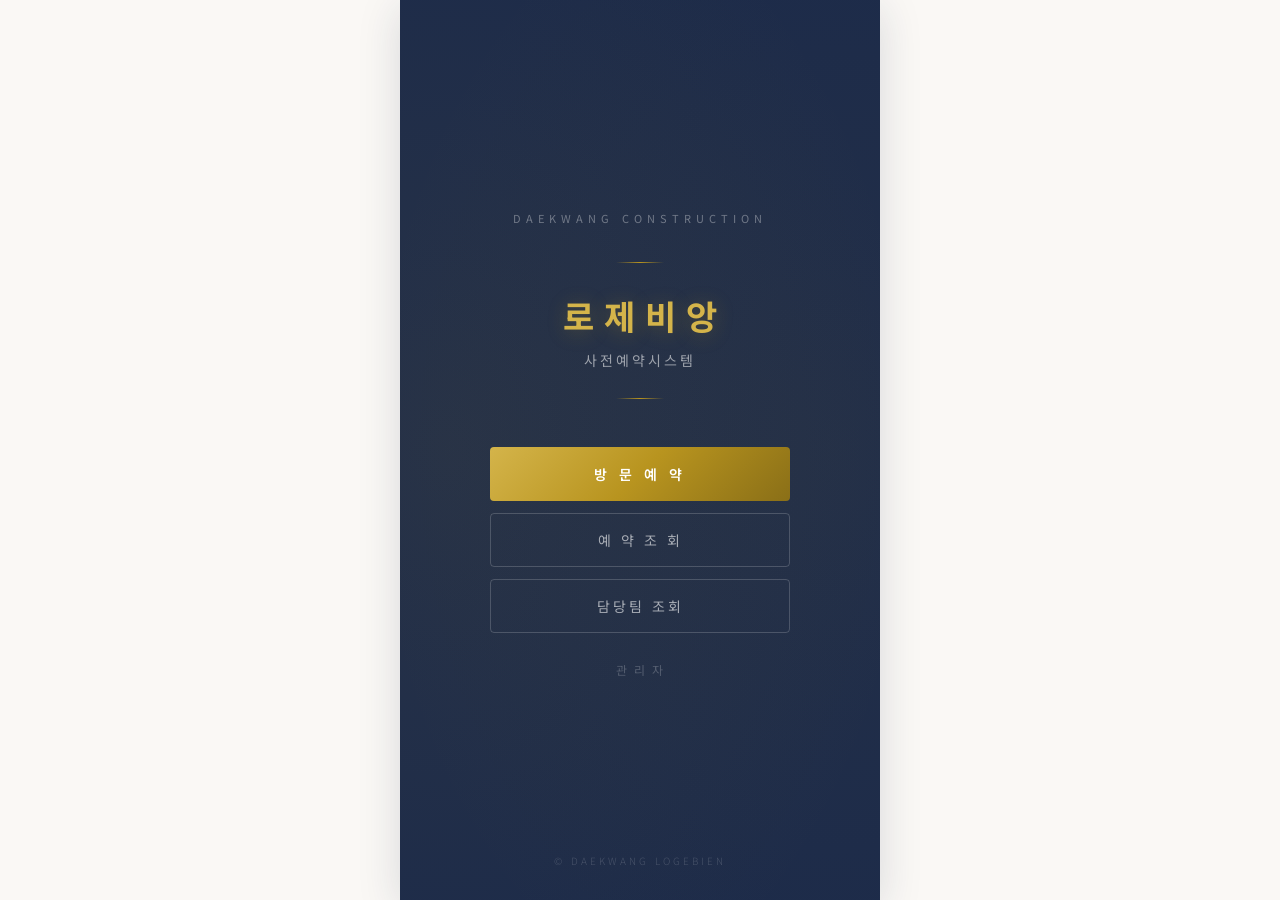
<file: index.html>
<!DOCTYPE html>
<html lang="ko">
<head>
  <meta charset="UTF-8">
  <meta name="viewport" content="width=device-width, initial-scale=1.0">
  <title>대광로제비앙 방문예약</title>
  <link rel="stylesheet" href="style.css">
  <style>
    .hero-eyebrow {
      font-size: 11px; font-weight: 400; letter-spacing: 5px;
      color: rgba(255,255,255,0.35); text-transform: uppercase; margin-bottom: 36px;
    }
    .hero-rule {
      width: 48px; height: 1px;
      background: linear-gradient(90deg, transparent, #B8941F, transparent);
      margin: 0 auto 28px;
    }
    .hero-brand {
      font-size: 34px; font-weight: 700; color: #D4B44A;
      letter-spacing: 10px; margin-bottom: 10px; text-indent: 10px;
    }
    .hero-system-title {
      font-size: 14px; font-weight: 400; color: rgba(255,255,255,0.55);
      letter-spacing: 3px; margin-bottom: 0;
    }
    .hero-rule-bottom {
      width: 48px; height: 1px;
      background: linear-gradient(90deg, transparent, #B8941F, transparent);
      margin: 28px auto 48px;
    }
    .hero-btn-group { display: flex; flex-direction: column; gap: 12px; width: 100%; }
    .hero-btn-primary {
      display: block; width: 100%; padding: 17px 24px;
      background: linear-gradient(135deg, #D4B44A 0%, #B8941F 50%, #8A6F17 100%);
      color: #fff; border: none; border-radius: 4px;
      font-family: 'Noto Sans KR', sans-serif; font-size: 14px; font-weight: 600;
      letter-spacing: 4px; cursor: pointer; transition: all 0.3s ease;
      position: relative; overflow: hidden;
    }
    .hero-btn-primary::after {
      content: ''; position: absolute; top: 0; left: -100%;
      width: 100%; height: 100%;
      background: linear-gradient(90deg, transparent, rgba(255,255,255,0.15), transparent);
      transition: 0.5s;
    }
    .hero-btn-primary:hover::after { left: 100%; }
    .hero-btn-primary:hover { box-shadow: 0 6px 24px rgba(184,148,31,0.35); }
    .hero-btn-secondary {
      display: block; width: 100%; padding: 16px 24px;
      background: transparent; color: rgba(255,255,255,0.6);
      border: 1px solid rgba(255,255,255,0.18); border-radius: 4px;
      font-family: 'Noto Sans KR', sans-serif; font-size: 14px; font-weight: 400;
      letter-spacing: 3px; cursor: pointer; transition: all 0.3s ease;
    }
    .hero-btn-secondary:hover { border-color: rgba(255,255,255,0.4); color: #fff; background: rgba(255,255,255,0.05); }
    .hero-btn-ghost {
      display: block; width: 100%; padding: 12px 24px;
      background: transparent; color: rgba(255,255,255,0.22);
      border: none; font-family: 'Noto Sans KR', sans-serif;
      font-size: 12px; font-weight: 400; letter-spacing: 2px;
      cursor: pointer; transition: all 0.3s ease; margin-top: 4px;
    }
    .hero-btn-ghost:hover { color: rgba(255,255,255,0.5); }
    .hero-copyright {
      position: absolute; bottom: 32px;
      font-size: 10px; color: rgba(255,255,255,0.18); letter-spacing: 3px; font-weight: 300;
    }
  </style>
</head>
<body>
  <div class="app-container">
    <div class="hero">
      <div class="hero-content fade-in-up" style="text-align:center;position:relative;z-index:10;padding:48px 40px;width:100%;max-width:380px;">
        <p class="hero-eyebrow">Daekwang Construction</p>
        <div class="hero-rule"></div>
        <h1 class="hero-brand">로제비앙</h1>
        <p class="hero-system-title">사전예약시스템</p>
        <div class="hero-rule-bottom"></div>
        <div class="hero-btn-group">
          <button class="hero-btn-primary" onclick="goTo('sites')">방 문 예 약</button>
          <button class="hero-btn-secondary" onclick="goTo('inquiry')">예 약 조 회</button>
          <button class="hero-btn-secondary" onclick="goTo('team')">담당팀 조회</button>
          <button class="hero-btn-ghost" onclick="goTo('admin')">관 리 자</button>
        </div>
      </div>
      <p class="hero-copyright">© DAEKWANG LOGEBIEN</p>
    </div>
  </div>

  <script>
    function goTo(page, params) {
      if (!page) return;
      var url = (page === 'index' ? 'index.html' : page + '.html');
      if (params) url += '?' + params;
      window.location.href = url;
    }
  </script>
</body>
</html>
</file>
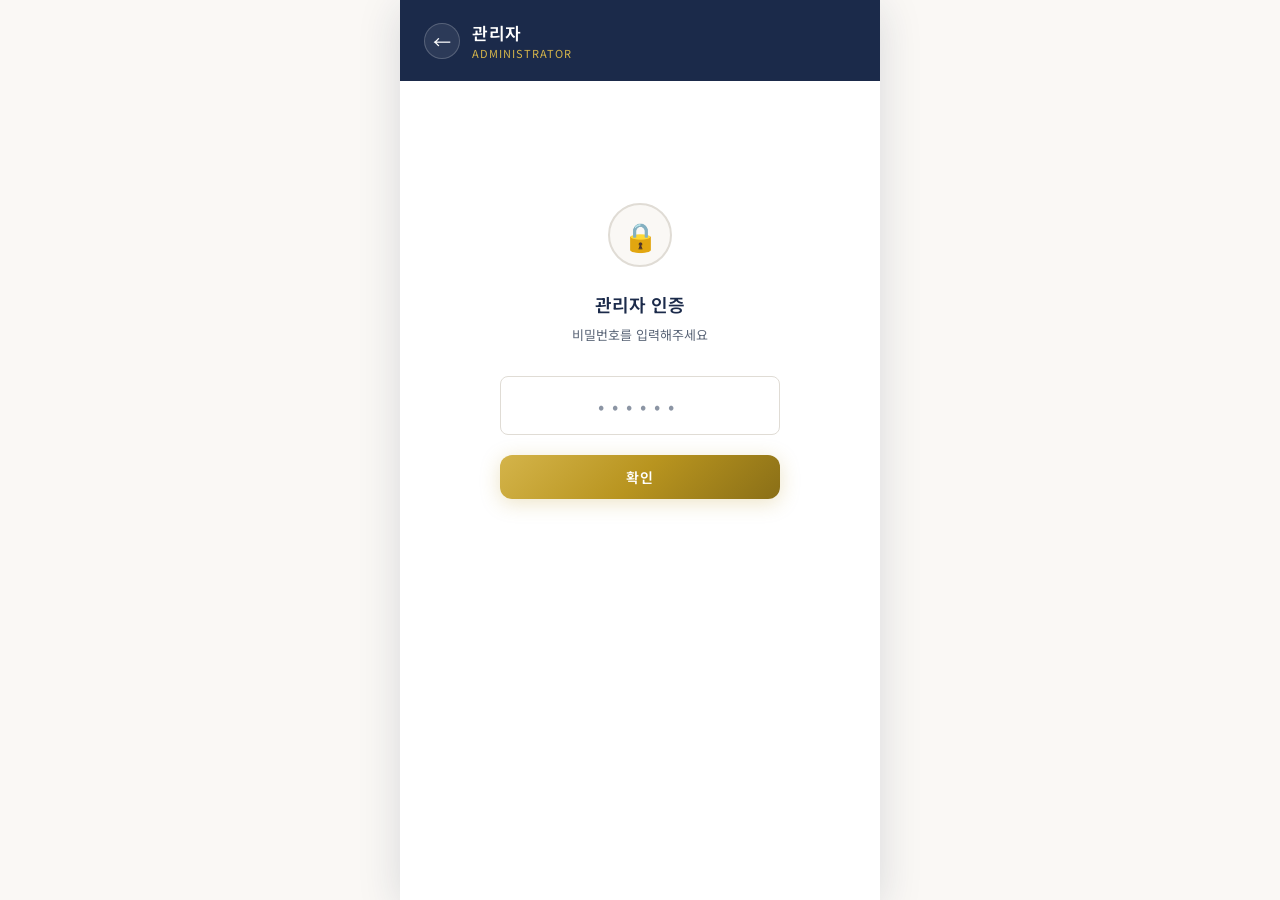
<file: admin.html>
<!DOCTYPE html>
<html lang="ko">
<head>
  <meta charset="UTF-8">
  <meta name="viewport" content="width=device-width, initial-scale=1.0">
  <title>관리자 - 대광로제비앙</title>
  <link rel="stylesheet" href="style.css">
  <script src="config.js"></script>
</head>
<body>
  <div class="app-container">
    <div class="header">
      <div class="header-back" onclick="goTo('index')">←</div>
      <div>
        <div class="header-title">관리자</div>
        <div class="header-subtitle">ADMINISTRATOR</div>
      </div>
    </div>

    <!-- 비밀번호 -->
    <div class="password-screen" id="passwordSection">
      <div class="password-icon">🔒</div>
      <h2 class="password-title">관리자 인증</h2>
      <p class="password-desc">비밀번호를 입력해주세요</p>
      <div class="password-input-wrap">
        <input type="password" class="form-input" id="adminPassword" placeholder="••••••" maxlength="10"
               onkeypress="if(event.key==='Enter') verifyPassword()">
        <p class="password-error" id="passwordError">비밀번호가 올바르지 않습니다</p>
      </div>
      <button class="btn btn-primary btn-sm" style="max-width:280px;margin-top:20px;" onclick="verifyPassword()">확인</button>
    </div>

    <!-- 대시보드 -->
    <div class="page-content" id="adminSection" style="display:none;">
      <div class="stats-row fade-in-up">
        <div class="stat-card" style="flex:1;">
          <div class="stat-value" id="statTotal">0</div>
          <div class="stat-label">전체 예약건수</div>
        </div>
        <div class="stat-card" style="flex:1;">
          <div class="stat-value" id="statActive" style="color:var(--gold);">0</div>
          <div class="stat-label">활성 예약</div>
        </div>
      </div>

      <div class="filter-bar fade-in-up">
        <select class="form-select" id="filterSite" onchange="renderDashboard()">
          <option value="">전체 현장</option>
        </select>
      </div>

      <div class="loading" id="loadingSection">
        <div class="spinner"></div>
        <div class="loading-text">데이터를 불러오고 있습니다...</div>
      </div>

      <div class="fade-in-up" id="scheduleSection" style="display:none;">
        <h3 style="font-size:16px;font-weight:600;margin-bottom:4px;color:var(--text-primary);">📅 일별 예약 현황</h3>
        <p style="font-size:12px;color:var(--text-light);margin-bottom:12px;">오늘부터 2주간 일별 예약건수</p>
        <div style="overflow-x:auto;">
          <table class="schedule-table" id="scheduleTable">
            <thead>
              <tr><th>날짜</th><th>요일</th><th>예약건수</th><th></th></tr>
            </thead>
            <tbody id="scheduleBody"></tbody>
          </table>
        </div>
      </div>

      <div id="detailSection" style="display:none;margin-top:24px;">
        <div style="display:flex;justify-content:space-between;align-items:center;margin-bottom:12px;">
          <h3 style="font-size:16px;font-weight:600;color:var(--text-primary);" id="detailTitle">상세 목록</h3>
          <button class="detail-toggle" onclick="hideDetail()">닫기 ✕</button>
        </div>
        <div id="detailCards"></div>
      </div>

      <div style="text-align:center;margin-top:24px;">
        <button class="btn btn-outline btn-sm" style="max-width:200px;margin:0 auto;" onclick="loadReservations()">🔄 새로고침</button>
      </div>
    </div>
  </div>

  <div class="toast" id="toast"></div>

  <script>
    var adminPassword = '';
    var allData = [];
    var dayNames = ['일','월','화','수','목','금','토'];

    function goTo(page, params) {
      if (!page) return;
      var url = (page === 'index' ? 'index.html' : page + '.html');
      if (params) url += '?' + params;
      window.location.href = url;
    }

    function verifyPassword() {
      var pw = document.getElementById('adminPassword').value;
      fetch(API_URL + '?action=verifyAdmin&password=' + encodeURIComponent(pw))
        .then(function(res) { return res.json(); })
        .then(function(r) {
          if (r.success) {
            adminPassword = pw;
            document.getElementById('passwordSection').style.display = 'none';
            document.getElementById('adminSection').style.display = 'block';
            loadConfig();
            loadReservations();
          } else {
            document.getElementById('passwordError').style.display = 'block';
            document.getElementById('adminPassword').value = '';
          }
        })
        .catch(function() { showToast('인증 오류', 'error'); });
    }

    function loadConfig() {
      fetch(API_URL + '?action=getConfig')
        .then(function(res) { return res.json(); })
        .then(function(config) {
          var sel = document.getElementById('filterSite');
          (config.sites || []).forEach(function(s) {
            var o = document.createElement('option');
            o.value = s; o.textContent = s;
            sel.appendChild(o);
          });
        });
    }

    function loadReservations() {
      document.getElementById('loadingSection').classList.add('show');
      document.getElementById('scheduleSection').style.display = 'none';

      fetch(API_URL + '?action=getAllReservations&password=' + encodeURIComponent(adminPassword))
        .then(function(res) { return res.json(); })
        .then(function(r) {
          document.getElementById('loadingSection').classList.remove('show');
          if (r.success) { allData = r.data; renderDashboard(); }
          else showToast(r.message, 'error');
        })
        .catch(function() {
          document.getElementById('loadingSection').classList.remove('show');
          showToast('데이터 로드 오류', 'error');
        });
    }

    function renderDashboard() {
      var siteFilter = document.getElementById('filterSite').value;
      var filtered = allData;
      if (siteFilter) filtered = filtered.filter(function(d) { return d.site === siteFilter; });

      document.getElementById('statTotal').textContent = filtered.length;
      document.getElementById('statActive').textContent = filtered.filter(function(d) { return d.status === '예약'; }).length;

      var today = new Date();
      today.setHours(0,0,0,0);
      var tbody = document.getElementById('scheduleBody');
      tbody.innerHTML = '';

      for (var i = 0; i < 15; i++) {
        var d = new Date(today);
        d.setDate(d.getDate() + i);
        var dateStr = formatDate(d);
        var dayName = dayNames[d.getDay()];
        var isToday = (i === 0);
        var isWeekend = (d.getDay() === 0 || d.getDay() === 6);

        var count = filtered.filter(function(item) {
          return item.visitDate === dateStr && item.status === '예약';
        }).length;

        var countClass = count === 0 ? 'count-zero' : count <= 3 ? 'count-normal' : count <= 6 ? 'count-busy' : 'count-full';

        var tr = document.createElement('tr');
        if (isToday) tr.className = 'today-row';
        tr.innerHTML =
          '<td><span class="schedule-date">' + dateStr + '</span>' + (isToday ? '<span class="today-badge">오늘</span>' : '') + '</td>' +
          '<td style="color:' + (isWeekend ? '#E53935' : 'var(--text-secondary)') + ';font-weight:' + (isWeekend ? '600' : '400') + ';">' + dayName + '</td>' +
          '<td><span class="schedule-count ' + countClass + '">' + count + '</span></td>' +
          '<td>' + (count > 0 ? '<span class="detail-toggle" onclick="showDetail(\'' + dateStr + '\')">상세</span>' : '') + '</td>';
        tbody.appendChild(tr);
      }

      document.getElementById('scheduleSection').style.display = 'block';
      hideDetail();
    }

    function showDetail(dateStr) {
      var siteFilter = document.getElementById('filterSite').value;
      var items = allData.filter(function(d) {
        return d.visitDate === dateStr && d.status === '예약' && (!siteFilter || d.site === siteFilter);
      });

      document.getElementById('detailTitle').textContent = dateStr + ' 예약 (' + items.length + '건)';
      var c = document.getElementById('detailCards');
      c.innerHTML = '';

      items.forEach(function(item) {
        var card = document.createElement('div');
        card.className = 'card';
        var cp = item.consentPrivacy === '동의' ? '<span style="color:#2E7D32;font-weight:600;">동의</span>' : '<span style="color:#E53935;">미동의</span>';
        var cv = item.consentVisit === '동의' ? '<span style="color:#2E7D32;font-weight:600;">동의</span>' : '<span style="color:#E53935;">미동의</span>';
        card.innerHTML =
          '<div class="card-header">' +
            '<span class="card-title" style="font-size:13px;">' + esc(item.reservationId) + '</span>' +
            '<div style="text-align:right;">' +
              '<span class="card-badge badge-waiting">' + esc(item.status) + '</span>' +
              '<div style="font-size:11px;color:var(--text-light);margin-top:4px;">개인정보 ' + cp + ' · 방문판매법 ' + cv + '</div>' +
            '</div>' +
          '</div>' +
          '<div class="card-row"><span class="card-row-label">현장</span><span class="card-row-value" style="font-weight:600;color:var(--navy);">' + esc(item.site) + '</span></div>' +
          '<div class="card-row"><span class="card-row-label">담당팀</span><span class="card-row-value">' + esc(item.team) + '</span></div>' +
          '<div class="card-row"><span class="card-row-label">성명</span><span class="card-row-value" style="font-weight:600;">' + esc(item.name) + '</span></div>' +
          '<div class="card-row"><span class="card-row-label">휴대폰</span><span class="card-row-value">' + esc(item.phone) + '</span></div>' +
          '<div class="card-row"><span class="card-row-label">시간</span><span class="card-row-value">' + esc(item.visitTime) + '</span></div>' +
          '<div class="card-row"><span class="card-row-label">주소</span><span class="card-row-value" style="font-size:12px;">' + esc(item.address) + '</span></div>' +
          '<div style="text-align:right;margin-top:8px;"><button class="detail-toggle" style="color:#E53935;border-color:#E53935;" onclick="deleteRow(\'' + esc(item.reservationId) + '\')">삭제</button></div>';
        c.appendChild(card);
      });

      document.getElementById('detailSection').style.display = 'block';
      document.getElementById('detailSection').scrollIntoView({ behavior: 'smooth' });
    }

    function hideDetail() {
      document.getElementById('detailSection').style.display = 'none';
    }

    function deleteRow(id) {
      if (!confirm('예약을 삭제하시겠습니까?\n(' + id + ')')) return;
      fetch(API_URL + '?action=deleteReservation&password=' + encodeURIComponent(adminPassword) + '&id=' + encodeURIComponent(id))
        .then(function(res) { return res.json(); })
        .then(function(r) {
          if (r.success) { showToast('삭제 완료', 'success'); loadReservations(); }
          else showToast(r.message, 'error');
        });
    }

    function formatDate(d) {
      return d.getFullYear() + '-' + String(d.getMonth()+1).padStart(2,'0') + '-' + String(d.getDate()).padStart(2,'0');
    }

    function esc(t) { var d = document.createElement('div'); d.textContent = t || ''; return d.innerHTML; }

    function showToast(m, t) {
      var el = document.getElementById('toast');
      el.textContent = m; el.className = 'toast ' + (t || '');
      el.classList.add('show');
      setTimeout(function() { el.classList.remove('show'); }, 3000);
    }
  </script>
</body>
</html>
</file>
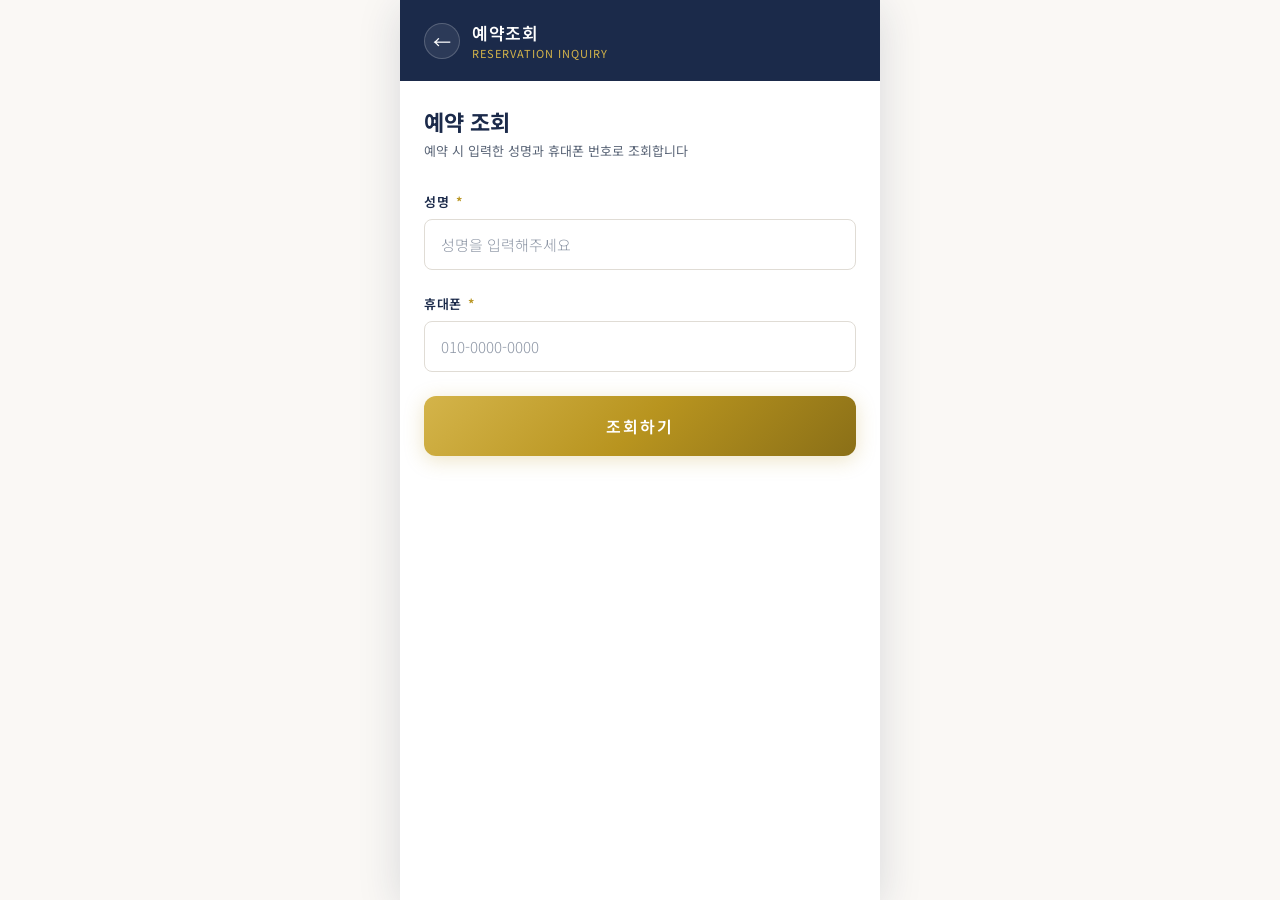
<file: inquiry.html>
<!DOCTYPE html>
<html lang="ko">
<head>
  <meta charset="UTF-8">
  <meta name="viewport" content="width=device-width, initial-scale=1.0">
  <title>예약조회 - 대광로제비앙</title>
  <link rel="stylesheet" href="style.css">
  <script src="config.js"></script>
</head>
<body>
  <div class="app-container">
    <div class="header">
      <div class="header-back" onclick="goTo('index')">←</div>
      <div>
        <div class="header-title">예약조회</div>
        <div class="header-subtitle">RESERVATION INQUIRY</div>
      </div>
    </div>

    <div class="page-content fade-in-up" id="searchSection">
      <h2 class="page-title">예약 조회</h2>
      <p class="page-subtitle">예약 시 입력한 성명과 휴대폰 번호로 조회합니다</p>

      <div class="form-group" id="searchNameGroup">
        <label class="form-label">성명 <span class="required">*</span></label>
        <input type="text" class="form-input" id="searchName" placeholder="성명을 입력해주세요">
        <div class="form-error">성명을 입력해주세요</div>
      </div>

      <div class="form-group" id="searchPhoneGroup">
        <label class="form-label">휴대폰 <span class="required">*</span></label>
        <input type="tel" class="form-input" id="searchPhone" placeholder="010-0000-0000">
        <div class="form-error">휴대폰 번호를 입력해주세요</div>
      </div>

      <button type="button" class="btn btn-primary" onclick="searchReservation()">조회하기</button>

      <div class="loading" id="loadingSection">
        <div class="spinner"></div>
        <div class="loading-text">조회 중입니다...</div>
      </div>

      <div id="resultSection" style="display:none;margin-top:32px;">
        <div class="section-divider-gold"></div>
        <h3 style="font-size:16px;font-weight:600;margin-bottom:16px;color:var(--text-primary);">
          조회 결과 <span id="resultCount" style="font-size:13px;color:var(--gold);font-weight:500;margin-left:8px;"></span>
        </h3>
        <div id="resultCards"></div>
      </div>

      <div class="empty-state" id="emptySection" style="display:none;">
        <div class="empty-state-icon">📋</div>
        <p class="empty-state-text">예약 내역이 없습니다.<br>성명과 휴대폰 번호를 다시 확인해주세요.</p>
        <button class="btn btn-outline btn-sm" style="max-width:200px;margin:24px auto 0;" onclick="goTo('sites')">방문예약 하기</button>
      </div>
    </div>
  </div>

  <div class="toast" id="toast"></div>

  <script>
    var searchedName = '';
    var searchedPhone = '';

    function goTo(page, params) {
      if (!page) return;
      var url = (page === 'index' ? 'index.html' : page + '.html');
      if (params) url += '?' + params;
      window.location.href = url;
    }

    document.getElementById('searchPhone').addEventListener('input', function(e) {
      var v = e.target.value.replace(/[^0-9]/g, '');
      if (v.length > 11) v = v.slice(0, 11);
      if (v.length > 7) v = v.slice(0,3)+'-'+v.slice(3,7)+'-'+v.slice(7);
      else if (v.length > 3) v = v.slice(0,3)+'-'+v.slice(3);
      e.target.value = v;
    });

    function searchReservation() {
      searchedName = document.getElementById('searchName').value.trim();
      searchedPhone = document.getElementById('searchPhone').value.trim();
      var ok = true;
      if (!searchedName) { document.getElementById('searchNameGroup').classList.add('error'); ok = false; }
      else { document.getElementById('searchNameGroup').classList.remove('error'); }
      if (!searchedPhone) { document.getElementById('searchPhoneGroup').classList.add('error'); ok = false; }
      else { document.getElementById('searchPhoneGroup').classList.remove('error'); }
      if (!ok) { showToast('성명과 휴대폰 번호를 입력해주세요', 'error'); return; }

      document.getElementById('loadingSection').classList.add('show');
      document.getElementById('resultSection').style.display = 'none';
      document.getElementById('emptySection').style.display = 'none';

      var url = API_URL + '?action=getReservation&name=' + encodeURIComponent(searchedName) + '&phone=' + encodeURIComponent(searchedPhone);
      fetch(url)
        .then(function(res) { return res.json(); })
        .then(function(r) {
          document.getElementById('loadingSection').classList.remove('show');
          if (r.success && r.data.length > 0) renderResults(r.data);
          else if (r.success) document.getElementById('emptySection').style.display = 'block';
          else showToast(r.message || '오류', 'error');
        })
        .catch(function() {
          document.getElementById('loadingSection').classList.remove('show');
          showToast('오류가 발생했습니다.', 'error');
        });
    }

    function renderResults(data) {
      document.getElementById('resultSection').style.display = 'block';
      document.getElementById('resultCount').textContent = data.length + '건';
      var c = document.getElementById('resultCards');
      c.innerHTML = '';
      data.forEach(function(item) {
        var canCancel = (item.status !== '취소' && item.status !== '만료');
        var card = document.createElement('div');
        card.className = 'card fade-in-up';
        card.innerHTML =
          '<div class="card-header">' +
            '<span class="card-title">' + esc(item.reservationId) + '</span>' +
            '<span class="card-badge ' + getBadge(item.status) + '">' + esc(item.status) + '</span>' +
          '</div>' +
          '<div class="card-row"><span class="card-row-label">현장</span><span class="card-row-value">' + esc(item.site) + '</span></div>' +
          '<div class="card-row"><span class="card-row-label">담당팀</span><span class="card-row-value">' + esc(item.team) + '</span></div>' +
          '<div class="card-row"><span class="card-row-label">성명</span><span class="card-row-value">' + esc(item.name) + '</span></div>' +
          '<div class="card-row"><span class="card-row-label">방문일</span><span class="card-row-value">' + esc(item.visitDate) + '</span></div>' +
          '<div class="card-row"><span class="card-row-label">방문시간</span><span class="card-row-value">' + esc(item.visitTime) + '</span></div>' +
          '<div class="card-row"><span class="card-row-label">접수일시</span><span class="card-row-value" style="font-size:12px;color:var(--text-light);">' + esc(item.datetime) + '</span></div>' +
          (canCancel ? '<div style="text-align:right;"><button class="cancel-btn" onclick="cancelRes(\'' + esc(item.reservationId) + '\')">예약 취소</button></div>' : '');
        c.appendChild(card);
      });
    }

    function cancelRes(id) {
      if (!confirm('정말로 예약을 취소하시겠습니까?\n취소 후에는 되돌릴 수 없습니다.')) return;
      var url = API_URL + '?action=cancelReservation&id=' + encodeURIComponent(id) + '&name=' + encodeURIComponent(searchedName) + '&phone=' + encodeURIComponent(searchedPhone);
      fetch(url)
        .then(function(res) { return res.json(); })
        .then(function(r) {
          if (r.success) { showToast('예약이 취소되었습니다.', 'success'); searchReservation(); }
          else showToast(r.message, 'error');
        })
        .catch(function() { showToast('취소 중 오류', 'error'); });
    }

    function getBadge(s) {
      if (s === '예약') return 'badge-waiting';
      if (s === '취소') return 'status-cancelled';
      if (s === '만료') return 'status-expired';
      return 'badge-waiting';
    }

    function esc(t) { var d = document.createElement('div'); d.textContent = t || ''; return d.innerHTML; }

    function showToast(m, t) {
      var el = document.getElementById('toast');
      el.textContent = m; el.className = 'toast ' + (t || '');
      el.classList.add('show');
      setTimeout(function() { el.classList.remove('show'); }, 3000);
    }
  </script>
</body>
</html>
</file>
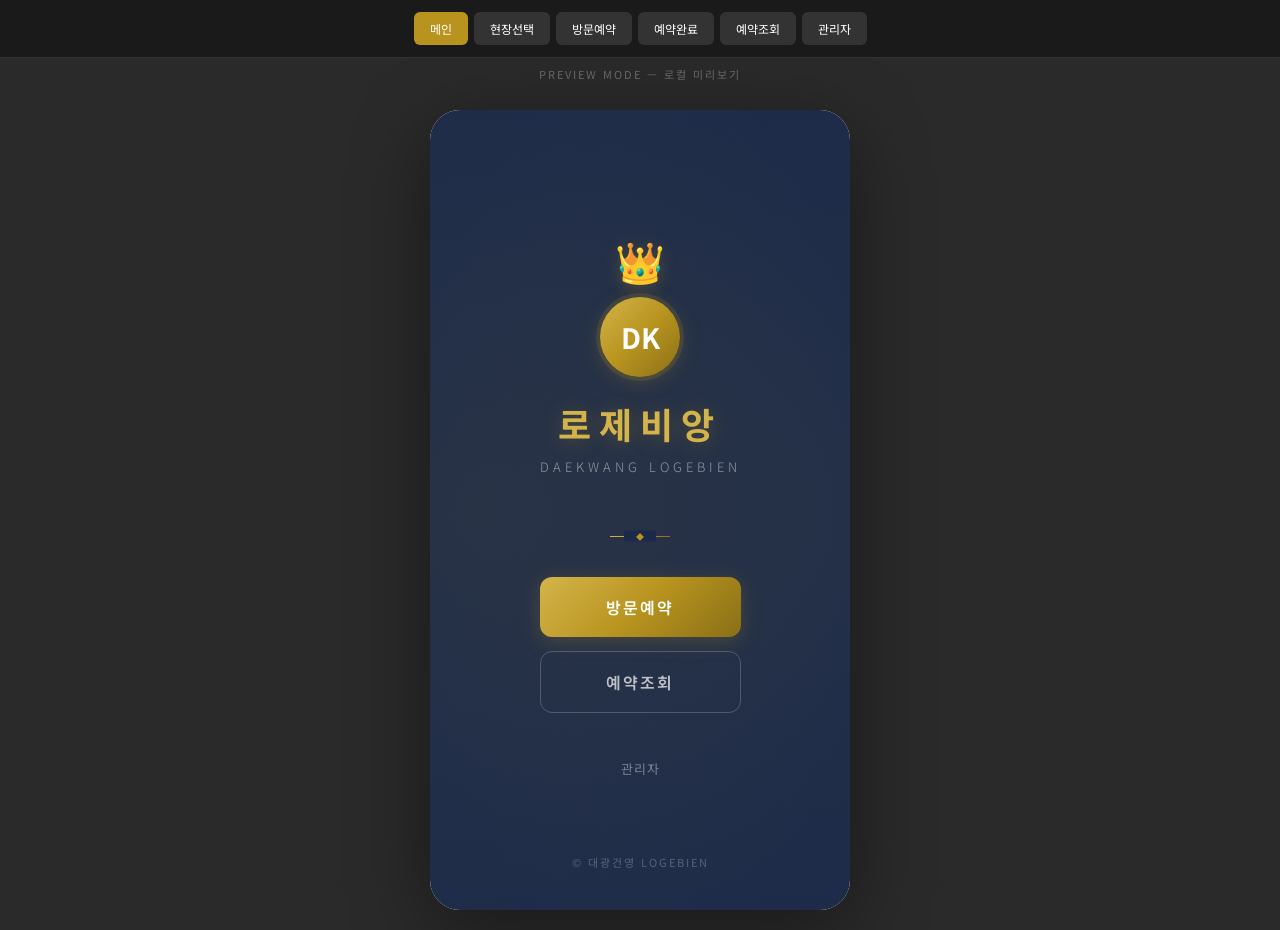
<file: preview.html>
<!DOCTYPE html>
<html lang="ko">
<head>
  <meta charset="UTF-8">
  <meta name="viewport" content="width=device-width, initial-scale=1.0">
  <title>대광로제비앙 방문예약 - 미리보기</title>
  <style>
    @import url('https://fonts.googleapis.com/css2?family=Noto+Sans+KR:wght@300;400;500;600;700&display=swap');

    :root {
      --gold: #B8941F;
      --gold-light: #D4B44A;
      --gold-dark: #8A6F17;
      --gold-gradient: linear-gradient(135deg, #D4B44A 0%, #B8941F 50%, #8A6F17 100%);
      --navy: #1B2A4A;
      --navy-light: #2C3E5E;
      --cream: #FAF8F5;
      --white: #FFFFFF;
      --text-primary: #1B2A4A;
      --text-secondary: #5A6577;
      --text-light: #8C95A4;
      --border: #E0DCD5;
      --border-light: #EBE8E3;
      --shadow-lg: 0 8px 40px rgba(27, 42, 74, 0.15);
      --shadow-md: 0 4px 20px rgba(27, 42, 74, 0.1);
      --shadow-gold: 0 4px 20px rgba(184, 148, 31, 0.25);
      --radius-md: 12px;
      --radius-sm: 8px;
      --transition: all 0.3s cubic-bezier(0.4, 0, 0.2, 1);
    }

    * { margin: 0; padding: 0; box-sizing: border-box; }
    html, body {
      font-family: 'Noto Sans KR', sans-serif;
      background: #2a2a2a;
      min-height: 100vh;
    }

    /* 미리보기 네비 */
    .preview-nav {
      background: #1a1a1a;
      display: flex;
      justify-content: center;
      gap: 6px;
      padding: 12px;
      position: sticky;
      top: 0;
      z-index: 1000;
      border-bottom: 1px solid #333;
      flex-wrap: wrap;
    }
    .preview-nav button {
      padding: 8px 16px;
      background: #333;
      color: #fff;
      border: none;
      border-radius: 6px;
      font-family: 'Noto Sans KR', sans-serif;
      font-size: 12px;
      cursor: pointer;
      transition: all 0.2s;
    }
    .preview-nav button.active,
    .preview-nav button:hover {
      background: var(--gold);
      color: #fff;
    }
    .preview-label {
      text-align: center;
      padding: 8px;
      color: #666;
      font-size: 11px;
      letter-spacing: 2px;
    }

    /* 프레임 */
    .phone-frame {
      width: 420px;
      margin: 20px auto;
      background: var(--white);
      border-radius: 30px;
      box-shadow: 0 20px 80px rgba(0,0,0,0.4);
      overflow-x: hidden;
      overflow-y: auto;
      height: 800px;
    }

    /* 웹킷 스크롤바 숨기기 (프레임 내부) */
    .phone-frame::-webkit-scrollbar {
      width: 6px;
    }
    .phone-frame::-webkit-scrollbar-track {
      background: transparent;
    }
    .phone-frame::-webkit-scrollbar-thumb {
      background: rgba(0,0,0,0.2);
      border-radius: 3px;
    }

    .page { display: none; }
    .page.active { display: block; }

    /* ============ 메인 페이지 ============ */
    .hero {
      background: var(--navy);
      min-height: 800px;
      display: flex;
      flex-direction: column;
      align-items: center;
      justify-content: center;
      position: relative;
      overflow: hidden;
    }
    .hero::before {
      content: '';
      position: absolute;
      top: -50%; left: -50%;
      width: 200%; height: 200%;
      background: radial-gradient(ellipse at 30% 50%, rgba(184,148,31,0.08) 0%, transparent 50%),
                  radial-gradient(ellipse at 70% 50%, rgba(184,148,31,0.05) 0%, transparent 50%);
      animation: heroGlow 8s ease-in-out infinite alternate;
    }
    @keyframes heroGlow {
      0% { transform: translate(0,0) scale(1); }
      100% { transform: translate(-2%,1%) scale(1.05); }
    }
    .hero-content { text-align: center; position: relative; z-index: 10; padding: 40px; }
    .crown {
      font-size: 40px;
      display: block;
      margin-bottom: 8px;
      filter: drop-shadow(0 2px 8px rgba(184,148,31,0.3));
      animation: crownFloat 3s ease-in-out infinite;
    }
    @keyframes crownFloat {
      0%, 100% { transform: translateY(0); }
      50% { transform: translateY(-6px); }
    }
    .crest {
      width: 80px; height: 80px;
      background: var(--gold-gradient);
      border-radius: 50%;
      display: flex;
      align-items: center;
      justify-content: center;
      margin: 0 auto 20px;
      box-shadow: var(--shadow-gold), 0 0 0 4px rgba(184,148,31,0.15);
      font-size: 28px;
      font-weight: 700;
      color: var(--white);
    }
    .hero-brand {
      font-size: 36px; font-weight: 700;
      color: var(--gold-light);
      letter-spacing: 8px; margin-bottom: 8px;
      text-shadow: 0 2px 20px rgba(184,148,31,0.3);
    }
    .hero-sub-brand {
      font-size: 13px; color: rgba(255,255,255,0.5);
      letter-spacing: 4px; font-weight: 300; margin-bottom: 60px;
    }
    .hero-divider {
      width: 60px; height: 1px;
      background: var(--gold-gradient);
      margin: 0 auto 40px;
      position: relative;
    }
    .hero-divider::after {
      content: '◆'; position: absolute; top: 50%; left: 50%;
      transform: translate(-50%, -50%); font-size: 8px;
      color: var(--gold); background: var(--navy); padding: 0 12px;
    }
    .btn-group { display: flex; flex-direction: column; gap: 14px; width: 100%; max-width: 320px; margin: 0 auto; }
    .btn {
      display: block; width: 100%; padding: 18px 24px; border: none;
      border-radius: var(--radius-md); font-family: 'Noto Sans KR', sans-serif;
      font-size: 16px; font-weight: 600; cursor: pointer;
      transition: var(--transition); text-align: center; letter-spacing: 2px;
      text-decoration: none; position: relative; overflow: hidden;
    }
    .btn-primary { background: var(--gold-gradient); color: var(--white); box-shadow: var(--shadow-gold); }
    .btn-primary:hover { transform: translateY(-2px); box-shadow: 0 8px 30px rgba(184,148,31,0.4); }
    .btn-primary::after {
      content: ''; position: absolute; top: 0; left: -100%;
      width: 100%; height: 100%;
      background: linear-gradient(90deg, transparent, rgba(255,255,255,0.2), transparent);
      transition: 0.6s;
    }
    .btn-primary:hover::after { left: 100%; }
    .btn-secondary { background: transparent; color: rgba(255,255,255,0.7); border: 1px solid rgba(255,255,255,0.2); }
    .btn-secondary:hover { background: rgba(255,255,255,0.08); color: var(--white); border-color: rgba(255,255,255,0.4); }
    .btn-ghost { background: transparent; color: rgba(255,255,255,0.4); font-size: 13px; font-weight: 400; letter-spacing: 1px; padding: 12px; }
    .btn-ghost:hover { color: rgba(255,255,255,0.7); }
    .copyright { position: absolute; bottom: 40px; font-size: 11px; color: rgba(255,255,255,0.25); letter-spacing: 2px; }

    /* ============ 서브 페이지 공통 ============ */
    .header { background: var(--navy); padding: 20px 24px; display: flex; align-items: center; gap: 12px; }
    .header-back {
      width: 36px; height: 36px; border-radius: 50%;
      border: 1px solid rgba(255,255,255,0.2); background: rgba(255,255,255,0.08);
      color: var(--white); display: flex; align-items: center; justify-content: center;
      cursor: pointer; transition: var(--transition); text-decoration: none; font-size: 18px;
    }
    .header-back:hover { background: rgba(255,255,255,0.15); border-color: rgba(255,255,255,0.4); }
    .header-title { color: #fff; font-size: 17px; font-weight: 600; letter-spacing: 0.5px; }
    .header-subtitle { color: var(--gold-light); font-size: 11px; letter-spacing: 1px; font-weight: 400; }
    .page-content { padding: 24px; background: var(--white); min-height: calc(800px - 76px); }
    .page-title { font-size: 22px; font-weight: 700; color: var(--text-primary); margin-bottom: 4px; }
    .page-subtitle { font-size: 13px; color: var(--text-secondary); margin-bottom: 32px; }

    /* 폼 */
    .form-group { margin-bottom: 24px; }
    .form-label { display: block; font-size: 13px; font-weight: 600; color: var(--text-primary); margin-bottom: 8px; letter-spacing: 0.5px; }
    .form-label .required { color: var(--gold); margin-left: 2px; }
    .form-input, .form-select {
      width: 100%; padding: 14px 16px; border: 1.5px solid var(--border);
      border-radius: var(--radius-sm); font-family: 'Noto Sans KR', sans-serif;
      font-size: 15px; color: var(--text-primary); background: var(--white);
      transition: var(--transition); outline: none;
      appearance: none;
      -webkit-appearance: none;
      -moz-appearance: none;
    }
    .form-input:focus, .form-select:focus { border-color: var(--gold); box-shadow: 0 0 0 3px rgba(184,148,31,0.1); }
    .form-input::placeholder { color: var(--text-light); font-weight: 300; }
    .form-select {
      background-image: url("data:image/svg+xml,%3Csvg xmlns='http://www.w3.org/2000/svg' width='12' height='12' viewBox='0 0 12 12'%3E%3Cpath d='M6 8L1 3h10z' fill='%238C95A4'/%3E%3C/svg%3E");
      background-repeat: no-repeat; background-position: right 16px center;
      padding-right: 40px; cursor: pointer;
    }
    .form-hint { font-size: 12px; color: var(--text-light); margin-top: 6px; }
    .section-divider-gold { height: 2px; background: var(--gold-gradient); margin: 24px 0; }
    .btn-sm { padding: 12px 20px; font-size: 14px; letter-spacing: 1px; }
    .btn-navy { background: var(--navy); color: #fff; box-shadow: 0 4px 20px rgba(27,42,74,0.1); }
    .btn-outline { background: transparent; color: var(--gold); border: 1.5px solid var(--gold); }

    /* 현장 선택 카드 */
    .site-list { display: flex; flex-direction: column; gap: 16px; margin-top: 8px; }
    .site-card {
      display: flex; align-items: center; gap: 16px;
      padding: 20px 24px; background: var(--white);
      border: 1.5px solid var(--border); border-radius: var(--radius-md);
      cursor: pointer; transition: var(--transition);
      text-decoration: none; color: var(--text-primary);
    }
    .site-card:hover { border-color: var(--gold); box-shadow: var(--shadow-md); transform: translateY(-2px); }
    .site-card:hover .site-icon { background: var(--gold-gradient); color: var(--white); }
    .site-icon {
      width: 48px; height: 48px; border-radius: 12px;
      background: var(--cream); display: flex; align-items: center; justify-content: center;
      font-size: 20px; flex-shrink: 0; transition: var(--transition);
      border: 1px solid var(--border-light);
    }
    .site-info { flex: 1; }
    .site-name { font-size: 17px; font-weight: 600; margin-bottom: 2px; }
    .site-desc { font-size: 12px; color: var(--text-light); }
    .site-arrow { font-size: 18px; color: var(--text-light); transition: var(--transition); }
    .site-card:hover .site-arrow { color: var(--gold); transform: translateX(4px); }

    /* 결과 */
    .result-screen { text-align: center; padding: 60px 24px; }
    .result-icon {
      width: 80px; height: 80px; border-radius: 50%;
      display: flex; align-items: center; justify-content: center;
      margin: 0 auto 24px; font-size: 36px;
      background: linear-gradient(135deg, #E8F5E9, #C8E6C9); color: #2E7D5B;
    }
    .result-title { font-size: 22px; font-weight: 700; color: var(--text-primary); margin-bottom: 8px; }
    .result-subtitle { font-size: 14px; color: var(--text-secondary); margin-bottom: 32px; line-height: 1.6; }
    .result-id {
      display: inline-block; padding: 12px 24px; background: var(--cream);
      border-radius: var(--radius-sm); font-size: 18px; font-weight: 700;
      color: var(--navy); letter-spacing: 1px; margin-bottom: 40px; border: 1px solid var(--border);
    }

    /* 카드 */
    .card {
      background: var(--white); border: 1px solid var(--border-light);
      border-radius: var(--radius-md); padding: 24px; margin-bottom: 16px;
      box-shadow: 0 2px 8px rgba(27,42,74,0.06);
    }
    .card-header {
      display: flex; justify-content: space-between; align-items: center;
      margin-bottom: 16px; padding-bottom: 12px; border-bottom: 1px solid var(--border-light);
    }
    .card-title { font-size: 15px; font-weight: 600; }
    .card-badge { padding: 4px 12px; border-radius: 20px; font-size: 11px; font-weight: 600; }
    .badge-waiting { background: #FFF3E0; color: #E65100; }
    .status-expired { background: #ECEFF1; color: #78909C; }
    .status-cancelled { background: #FFEBEE; color: #C62828; }
    .card-row { display: flex; justify-content: space-between; padding: 8px 0; font-size: 14px; }
    .card-row-label { color: var(--text-secondary); }
    .card-row-value { font-weight: 500; }
    
    .cancel-btn {
      display: inline-block; padding: 6px 14px; background: transparent; color: #E53935;
      border: 1px solid #E53935; border-radius: 6px; font-size: 12px; font-weight: 500;
      cursor: pointer; transition: var(--transition); margin-top: 12px;
    }
    .cancel-btn:hover { background: #E53935; color: #fff; }

    /* 대시보드 통계 및 테이블 */
    .stats-row { display: flex; gap: 12px; margin-bottom: 24px; }
    .stat-card {
      background: var(--white); border: 1px solid var(--border-light);
      border-radius: var(--radius-md); padding: 20px 16px;
      text-align: center; font-size: 13px; color: var(--text-secondary);
      box-shadow: 0 2px 8px rgba(27,42,74,0.06); flex:1;
    }
    .stat-value { font-size: 32px; font-weight: 700; color: var(--navy); margin-bottom: 4px; }
    .schedule-table { width: 100%; border-collapse: collapse; margin-top: 12px; }
    .schedule-table th, .schedule-table td {
      padding: 12px 16px; text-align: left; font-size: 14px; border-bottom: 1px solid var(--border-light);
    }
    .schedule-table th { font-size: 12px; font-weight: 600; color: var(--text-light); text-transform: uppercase; }
    .schedule-count {
      display: inline-flex; align-items: center; justify-content: center;
      min-width: 28px; height: 28px; padding: 0 8px; border-radius: 14px; font-weight: 700; font-size: 14px;
    }
    .count-zero { background: var(--cream); color: var(--text-light); }
    .count-normal { background: #E8F5E9; color: #2E7D32; }
    .count-busy { background: #FFF3E0; color: #E65100; }
    .count-full { background: #FFEBEE; color: #C62828; }

    /* 애니메이션 */
    @keyframes fadeInUp { from { opacity: 0; transform: translateY(20px); } to { opacity: 1; transform: translateY(0); } }
    .fade-in-up { animation: fadeInUp 0.5s ease; }
  </style>
</head>
<body>

  <!-- 미리보기 네비게이션 -->
  <div class="preview-nav">
    <button class="active" onclick="showPage('main', this)">메인</button>
    <button onclick="showPage('sites', this)">현장선택</button>
    <button onclick="showPage('reservation', this)">방문예약</button>
    <button onclick="showPage('result', this)">예약완료</button>
    <button onclick="showPage('inquiry', this)">예약조회</button>
    <button onclick="showPage('admin', this)">관리자</button>
  </div>
  <div class="preview-label">PREVIEW MODE — 로컬 미리보기</div>

  <!-- 폰 프레임 -->
  <div class="phone-frame">

    <!-- 1. 메인 페이지 -->
    <div class="page active" id="page-main">
      <div class="hero">
        <div class="hero-content fade-in-up">
          <div>
            <span class="crown">👑</span>
            <div class="crest">DK</div>
          </div>
          <h1 class="hero-brand">로제비앙</h1>
          <p class="hero-sub-brand">DAEKWANG LOGEBIEN</p>
          <div class="hero-divider"></div>
          <div class="btn-group">
            <button class="btn btn-primary" onclick="showPage('sites', this)">방문예약</button>
            <button class="btn btn-secondary" onclick="showPage('inquiry', this)">예약조회</button>
            <button class="btn btn-ghost" style="margin-top:20px;" onclick="showPage('admin', this)">관리자</button>
          </div>
        </div>
        <p class="copyright">© 대광건영 LOGEBIEN</p>
      </div>
    </div>

    <!-- 2. 현장 선택 -->
    <div class="page" id="page-sites">
      <div class="header">
        <div class="header-back" onclick="showPage('main', this)">←</div>
        <div>
          <div class="header-title">현장 선택</div>
          <div class="header-subtitle">SELECT SITE</div>
        </div>
      </div>
      <div class="page-content fade-in-up">
        <h2 class="page-title">방문할 현장을 선택해주세요</h2>
        <p class="page-subtitle">현장을 선택하시면 해당 현장의 예약 화면으로 이동합니다</p>
        <div class="site-list">
          <div class="site-card" onclick="showPage('reservation', this)">
            <div class="site-icon">🏗️</div>
            <div class="site-info">
              <div class="site-name">현장1</div>
              <div class="site-desc">방문예약 신청하기</div>
            </div>
            <span class="site-arrow">→</span>
          </div>
          <div class="site-card" onclick="showPage('reservation', this)">
            <div class="site-icon">🏢</div>
            <div class="site-info">
              <div class="site-name">현장2</div>
              <div class="site-desc">방문예약 신청하기</div>
            </div>
            <span class="site-arrow">→</span>
          </div>
        </div>
      </div>
    </div>

    <!-- 3. 예약 폼 -->
    <div class="page" id="page-reservation">
      <div class="header">
        <div class="header-back" onclick="showPage('sites', this)">←</div>
        <div>
          <div class="header-title">방문예약</div>
          <div class="header-subtitle">VISIT RESERVATION</div>
        </div>
      </div>
      <div class="page-content fade-in-up">
        <!-- 현장 배지 -->
        <div style="display:flex;align-items:center;gap:10px;margin-bottom:24px;padding:14px 18px;background:var(--cream);border-radius:var(--radius-sm);border:1px solid var(--border-light);">
          <span style="font-size: 22px;">🏗️</span>
          <div>
            <div style="font-size: 11px; color: var(--text-light); font-weight: 500; letter-spacing: 1px;">현장</div>
            <div style="font-size: 17px; font-weight: 700; color: var(--navy);">현장1</div>
          </div>
        </div>

        <h2 class="page-title">방문예약 신청</h2>
        <p class="page-subtitle">방문 정보를 입력해주세요</p>

        <div class="form-group">
          <label class="form-label">담당팀 <span class="required">*</span></label>
          <select class="form-select">
            <option>팀을 선택해주세요</option>
            <option>총괄1팀</option>
            <option>총괄2팀</option>
          </select>
        </div>
        <div class="form-group">
          <label class="form-label">성명 <span class="required">*</span></label>
          <input type="text" class="form-input" placeholder="성명을 입력해주세요">
        </div>
        <div class="form-group">
          <label class="form-label">휴대폰 <span class="required">*</span></label>
          <input type="tel" class="form-input" placeholder="010-0000-0000">
        </div>
        <div class="form-group">
          <label class="form-label">주소 <span class="required">*</span></label>
          <input type="text" class="form-input" placeholder="현재 거주지 주소를 입력해주세요">
        </div>
        <div class="form-group">
          <label class="form-label">방문희망일 <span class="required">*</span></label>
          <input type="date" class="form-input">
          <div class="form-hint">오늘부터 2주 이내 선택 가능</div>
        </div>
        <div class="form-group">
          <label class="form-label">방문시간 <span class="required">*</span></label>
          <select class="form-select">
            <option value="">시간을 선택해주세요</option>
            <option value="10:00">오전 10:00</option>
            <option value="11:00">오전 11:00</option>
            <option value="14:00">오후 2:00</option>
          </select>
          <div class="form-hint">오전 10시 ~ 오후 4시</div>
        </div>
        <div class="section-divider-gold"></div>
        <button class="btn btn-primary" onclick="showPage('result', this)">예약 신청하기</button>
      </div>
    </div>

    <!-- 4. 예약 완료 -->
    <div class="page" id="page-result">
      <div class="header">
        <div class="header-back" onclick="showPage('main', this)">←</div>
        <div>
          <div class="header-title">방문예약</div>
          <div class="header-subtitle">VISIT RESERVATION</div>
        </div>
      </div>
      <div class="result-screen show">
        <div class="result-icon success">✓</div>
        <h2 class="result-title">예약이 완료되었습니다</h2>
        <p class="result-subtitle">
          아래 예약번호를 확인해주세요.<br>
          예약조회 시 성명과 휴대폰 번호로<br>조회하실 수 있습니다.
        </p>
        <div class="result-id">DK-20260416-001</div>
        <div class="btn-group" style="margin-top: 16px;">
          <button class="btn btn-navy btn-sm" onclick="showPage('main', this)">홈으로 돌아가기</button>
          <button class="btn btn-outline btn-sm" onclick="showPage('inquiry', this)">예약 조회하기</button>
        </div>
      </div>
    </div>

    <!-- 5. 예약 조회 -->
    <div class="page" id="page-inquiry">
      <div class="header">
        <div class="header-back" onclick="showPage('main', this)">←</div>
        <div>
          <div class="header-title">예약조회</div>
          <div class="header-subtitle">RESERVATION INQUIRY</div>
        </div>
      </div>
      <div class="page-content fade-in-up">
        <h2 class="page-title">예약 조회</h2>
        <p class="page-subtitle">예약 시 입력한 성명과 휴대폰 번호로 조회합니다</p>
        <div class="form-group">
          <label class="form-label">성명 <span class="required">*</span></label>
          <input type="text" class="form-input" placeholder="성명을 입력해주세요">
        </div>
        <div class="form-group">
          <label class="form-label">휴대폰 <span class="required">*</span></label>
          <input type="tel" class="form-input" placeholder="010-0000-0000">
        </div>
        <button class="btn btn-primary" onclick="showSampleResult()">조회하기</button>

        <div id="sampleResults" style="display:none; margin-top: 32px;">
          <div class="section-divider-gold"></div>
          <h3 style="font-size:16px; font-weight:600; margin-bottom:16px;">
            조회 결과 <span style="font-size:13px; color:var(--gold); margin-left:8px;">1건</span>
          </h3>
          <div class="card">
            <div class="card-header">
              <span class="card-title">DK-20260416-001</span>
              <span class="card-badge badge-waiting">예약</span>
            </div>
            <div class="card-row">
              <span class="card-row-label">현장</span>
              <span class="card-row-value">현장1</span>
            </div>
            <div class="card-row">
              <span class="card-row-label">담당팀</span>
              <span class="card-row-value">총괄1팀</span>
            </div>
            <div class="card-row">
              <span class="card-row-label">성명</span>
              <span class="card-row-value">홍길동</span>
            </div>
            <div class="card-row">
              <span class="card-row-label">방문일</span>
              <span class="card-row-value">2026-04-20</span>
            </div>
            <div class="card-row">
              <span class="card-row-label">방문시간</span>
              <span class="card-row-value">오전 10:30</span>
            </div>
            <div style="text-align:right;">
              <button class="cancel-btn" onclick="alert('예약이 취소되었습니다.')">예약 취소</button>
            </div>
          </div>
        </div>
      </div>
    </div>

    <!-- 6. 관리자 -->
    <div class="page" id="page-admin">
      <div class="header">
        <div class="header-back" onclick="showPage('main', this)">←</div>
        <div>
          <div class="header-title">관리자</div>
          <div class="header-subtitle">ADMINISTRATOR</div>
        </div>
      </div>
      <div class="page-content fade-in-up">
        <div class="stats-row">
          <div class="stat-card">
            <div class="stat-value">12</div>
            <div class="stat-label">전체 예약건수</div>
          </div>
          <div class="stat-card">
            <div class="stat-value" style="color:var(--gold);">8</div>
            <div class="stat-label">활성 예약</div>
          </div>
        </div>
        
        <h3 style="font-size:16px;font-weight:600;margin-bottom:4px;color:var(--text-primary);">📅 일별 예약 현황</h3>
        <p style="font-size:12px;color:var(--text-light);margin-bottom:12px;">오늘부터 2주간 일별 예약건수</p>
        
        <table class="schedule-table">
          <thead>
            <tr><th>날짜</th><th>요일</th><th>예약건수</th><th></th></tr>
          </thead>
          <tbody>
            <tr style="background: rgba(184,148,31,0.06);">
              <td><span style="font-weight:600;">2026-04-16</span> <span style="display:inline-block;padding:2px 8px;background:var(--gold);color:#fff;border-radius:4px;font-size:10px;font-weight:600;margin-left:6px;">오늘</span></td>
              <td style="color:var(--text-secondary);">목</td>
              <td><span class="schedule-count count-busy">5</span></td>
              <td><span style="display:inline-block;padding:6px 14px;background:var(--cream);color:var(--text-secondary);border:1px solid var(--border);border-radius:6px;font-size:12px;cursor:pointer;">상세</span></td>
            </tr>
            <tr>
              <td><span style="font-weight:600;">2026-04-17</span></td>
              <td style="color:var(--text-secondary);">금</td>
              <td><span class="schedule-count count-normal">2</span></td>
              <td><span style="display:inline-block;padding:6px 14px;background:var(--cream);color:var(--text-secondary);border:1px solid var(--border);border-radius:6px;font-size:12px;cursor:pointer;">상세</span></td>
            </tr>
            <tr>
              <td><span style="font-weight:600;">2026-04-18</span></td>
              <td style="color:#E53935;font-weight:600;">토</td>
              <td><span class="schedule-count count-full">8</span></td>
              <td><span style="display:inline-block;padding:6px 14px;background:var(--cream);color:var(--text-secondary);border:1px solid var(--border);border-radius:6px;font-size:12px;cursor:pointer;">상세</span></td>
            </tr>
            <tr>
              <td><span style="font-weight:600;">2026-04-19</span></td>
              <td style="color:#E53935;font-weight:600;">일</td>
              <td><span class="schedule-count count-zero">0</span></td>
              <td></td>
            </tr>
          </tbody>
        </table>
      </div>
    </div>

  </div>

  <script>
    function showPage(name, el) {
      document.querySelectorAll('.page').forEach(function(p) { p.classList.remove('active'); });
      document.getElementById('page-' + name).classList.add('active');
      
      document.querySelectorAll('.preview-nav button').forEach(function(b) { b.classList.remove('active'); });
      // 네비 버튼 하이라이트
      var navBtns = document.querySelectorAll('.preview-nav button');
      var pageNames = ['main', 'sites', 'reservation', 'result', 'inquiry', 'admin'];
      var idx = pageNames.indexOf(name);
      if (idx >= 0 && navBtns[idx]) navBtns[idx].classList.add('active');
    }

    function showSampleResult() {
      document.getElementById('sampleResults').style.display = 'block';
    }
  </script>
</body>
</html>
</file>
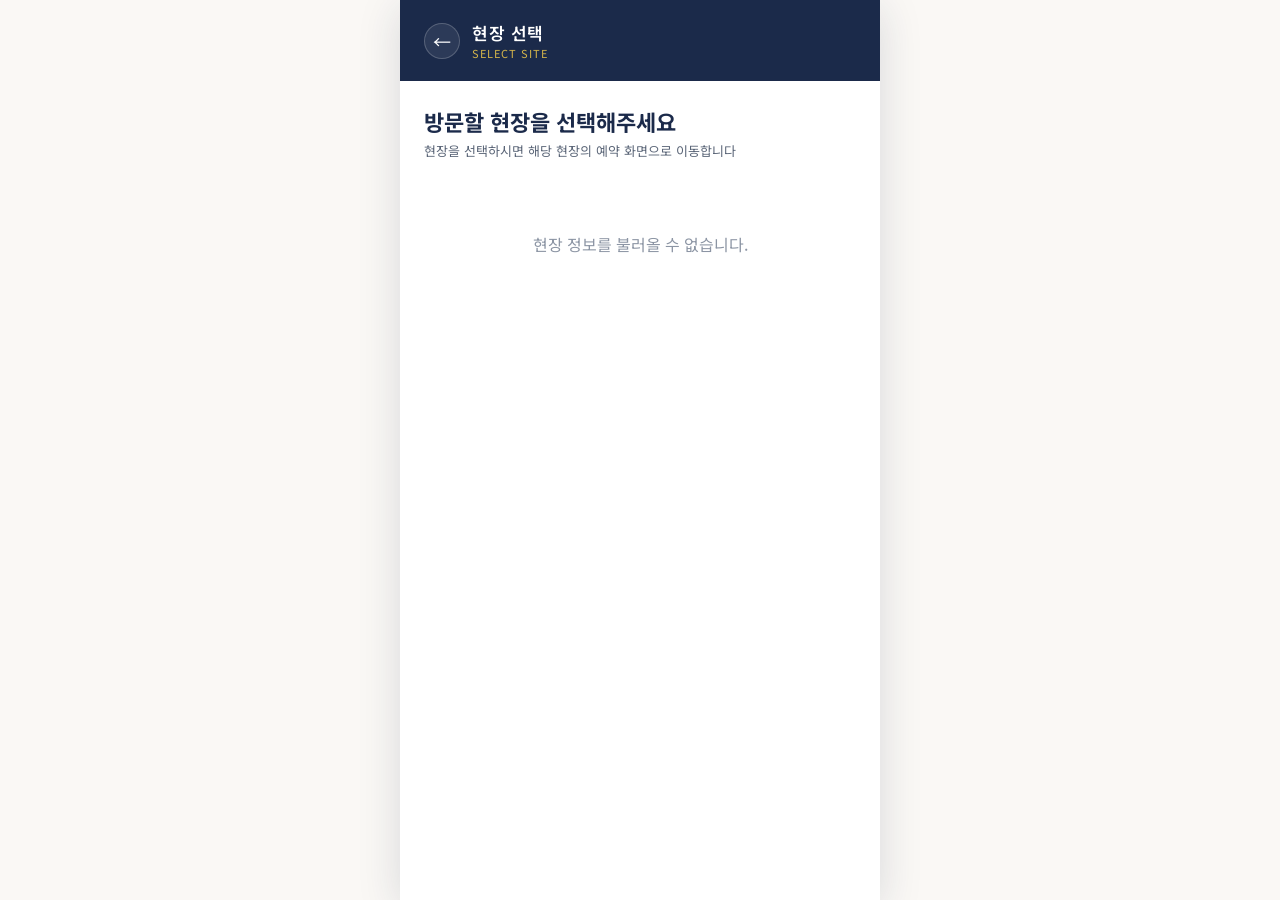
<file: reservation.html>
<!DOCTYPE html>
<html lang="ko">
<head>
  <meta charset="UTF-8">
  <meta name="viewport" content="width=device-width, initial-scale=1.0">
  <title>방문예약 - 대광로제비앙</title>
  <link rel="stylesheet" href="style.css">
  <script src="config.js"></script>
</head>
<body>
  <div class="app-container">
    <div class="header">
      <div class="header-back" onclick="goTo('sites')">←</div>
      <div>
        <div class="header-title">방문예약</div>
        <div class="header-subtitle">VISIT RESERVATION</div>
      </div>
    </div>

    <div class="page-content fade-in-up" id="formSection">
      <div style="display:flex;align-items:center;gap:10px;margin-bottom:24px;padding:14px 18px;background:var(--cream);border-radius:var(--radius-sm);border:1px solid var(--border-light);">
        <span style="font-size:22px;">🏗️</span>
        <div>
          <div style="font-size:11px;color:var(--text-light);font-weight:500;letter-spacing:1px;">현장</div>
          <div style="font-size:17px;font-weight:700;color:var(--navy);" id="siteDisplay">-</div>
        </div>
      </div>

      <h2 class="page-title">방문예약 신청</h2>
      <p class="page-subtitle">방문 정보를 입력해주세요</p>

      <form id="reservationForm" onsubmit="return false;">
        <div class="form-group" id="teamGroup">
          <label class="form-label">담당팀 <span class="required">*</span></label>
          <select class="form-select" id="team" required>
            <option value="">팀을 선택해주세요</option>
          </select>
          <div class="form-error">담당팀을 선택해주세요</div>
        </div>

        <div class="form-group" id="nameGroup">
          <label class="form-label">성명 <span class="required">*</span></label>
          <input type="text" class="form-input" id="name" placeholder="성명을 입력해주세요" required>
          <div class="form-error">성명을 입력해주세요</div>
        </div>

        <div class="form-group" id="phoneGroup">
          <label class="form-label">휴대폰 <span class="required">*</span></label>
          <input type="tel" class="form-input" id="phone" placeholder="010-0000-0000" required>
          <div class="form-error">올바른 휴대폰 번호를 입력해주세요</div>
          <div class="form-hint">예) 010-1234-5678</div>
        </div>

        <div class="form-group" id="addressGroup">
          <label class="form-label">주소 <span class="required">*</span></label>
          <input type="text" class="form-input" id="address" placeholder="현재 거주지 주소를 입력해주세요" required>
          <div class="form-error">주소를 입력해주세요</div>
        </div>

        <div class="form-group" id="visitDateGroup">
          <label class="form-label">방문희망일 <span class="required">*</span></label>
          <input type="date" class="form-input" id="visitDate" required>
          <div class="form-error">방문희망일을 선택해주세요</div>
          <div class="form-hint">오늘부터 2주 이내 선택 가능</div>
        </div>

        <div class="form-group" id="visitTimeGroup">
          <label class="form-label">방문시간 <span class="required">*</span></label>
          <select class="form-select" id="visitTime" required>
            <option value="">시간을 선택해주세요</option>
            <option value="10:00">오전 10:00</option>
            <option value="10:30">오전 10:30</option>
            <option value="11:00">오전 11:00</option>
            <option value="11:30">오전 11:30</option>
            <option value="12:00">낮 12:00</option>
            <option value="12:30">낮 12:30</option>
            <option value="13:00">오후 1:00</option>
            <option value="13:30">오후 1:30</option>
            <option value="14:00">오후 2:00</option>
            <option value="14:30">오후 2:30</option>
            <option value="15:00">오후 3:00</option>
            <option value="15:30">오후 3:30</option>
            <option value="16:00">오후 4:00</option>
          </select>
          <div class="form-error">방문시간을 선택해주세요</div>
          <div class="form-hint">오전 10시 ~ 오후 4시</div>
        </div>

        <div class="section-divider-gold"></div>

        <!-- ① 개인정보 수집 및 이용 동의 -->
        <div class="consent-box">
          <div class="consent-title">① 개인정보 수집 및 이용 동의</div>
          <table class="privacy-table">
            <thead>
              <tr><th>수집 항목</th><th>수집·이용 목적</th><th>보유·이용 기간</th></tr>
            </thead>
            <tbody>
              <tr>
                <td>성명, 휴대폰, 주소</td>
                <td>방문 예약 접수 및 담당자 연락</td>
                <td>예약일로부터 1년</td>
              </tr>
            </tbody>
          </table>
          <div class="consent-radio-row">
            <label class="consent-radio-label">
              <input type="radio" name="consentPrivacy" value="agree">
              <span class="radio-pill agree-pill">✓ 동의함</span>
            </label>
            <label class="consent-radio-label">
              <input type="radio" name="consentPrivacy" value="disagree">
              <span class="radio-pill disagree-pill">✕ 동의안함</span>
            </label>
          </div>
          <div class="consent-error" id="errorPrivacy">개인정보 수집·이용에 동의해야 예약 신청이 가능합니다.</div>
        </div>

        <!-- ② 자발적 방문 확인 동의 -->
        <div class="consent-box">
          <div class="consent-title">② 자발적 방문 확인 (방문판매 등에 관한 법률 제2조 제1호)</div>
          <div class="consent-desc">
            본인은 사업자의 방문 권유·호객 행위 없이 자발적 의사로 본 홍보관을 방문하였음을 확인합니다.
          </div>
          <div class="consent-radio-row">
            <label class="consent-radio-label">
              <input type="radio" name="consentVisit" value="agree">
              <span class="radio-pill agree-pill">✓ 동의함</span>
            </label>
            <label class="consent-radio-label">
              <input type="radio" name="consentVisit" value="disagree">
              <span class="radio-pill disagree-pill">✕ 동의안함</span>
            </label>
          </div>
          <div class="consent-error" id="errorVisit">자발적 방문 확인에 동의해야 예약 신청이 가능합니다.</div>
        </div>

        <button type="button" class="btn btn-primary" onclick="submitForm()">예약 신청하기</button>
      </form>
    </div>

    <div class="loading" id="loadingSection">
      <div class="spinner"></div>
      <div class="loading-text">예약을 처리하고 있습니다...</div>
    </div>

    <div class="result-screen" id="resultSection">
      <div class="result-icon success">✓</div>
      <h2 class="result-title">예약이 완료되었습니다</h2>
      <p class="result-subtitle">아래 예약번호를 확인해주세요.<br>예약조회 시 성명과 휴대폰 번호로<br>조회하실 수 있습니다.</p>
      <div class="result-id" id="resultReservationId">-</div>
      <div class="btn-group" style="margin-top:16px;">
        <button class="btn btn-navy btn-sm" onclick="goTo('index')">홈으로 돌아가기</button>
        <button class="btn btn-outline btn-sm" onclick="goTo('inquiry')">예약 조회하기</button>
      </div>
    </div>
  </div>

  <div class="toast" id="toast"></div>

  <script>
    var currentSite = '';

    function goTo(page, params) {
      if (!page) return;
      var url = (page === 'index' ? 'index.html' : page + '.html');
      if (params) url += '?' + params;
      window.location.href = url;
    }

    document.addEventListener('DOMContentLoaded', function() {
      var today = new Date();
      var maxDate = new Date();
      maxDate.setDate(maxDate.getDate() + 14);
      var dateInput = document.getElementById('visitDate');
      dateInput.min = formatDate(today);
      dateInput.max = formatDate(maxDate);

      var params = new URLSearchParams(window.location.search);
      currentSite = params.get('site') || '';
      if (!currentSite) { goTo('sites'); return; }

      document.getElementById('siteDisplay').textContent = currentSite;

      fetch(API_URL + '?action=getConfigBySite&site=' + encodeURIComponent(currentSite))
        .then(function(res) { return res.json(); })
        .then(function(config) {
          var select = document.getElementById('team');
          (config.teams || []).forEach(function(team) {
            var option = document.createElement('option');
            option.value = team; option.textContent = team;
            select.appendChild(option);
          });
        })
        .catch(function() { showToast('팀 정보를 불러올 수 없습니다.', 'error'); });
    });

    function formatDate(d) {
      return d.getFullYear() + '-' + String(d.getMonth() + 1).padStart(2, '0') + '-' + String(d.getDate()).padStart(2, '0');
    }

    document.getElementById('phone').addEventListener('input', function(e) {
      var v = e.target.value.replace(/[^0-9]/g, '');
      if (v.length > 11) v = v.slice(0, 11);
      if (v.length > 7) v = v.slice(0,3)+'-'+v.slice(3,7)+'-'+v.slice(7);
      else if (v.length > 3) v = v.slice(0,3)+'-'+v.slice(3);
      e.target.value = v;
    });

    function validateForm() {
      var ok = true;
      var fields = [
        {id:'team',gid:'teamGroup',type:'select'},
        {id:'name',gid:'nameGroup',type:'text'},
        {id:'phone',gid:'phoneGroup',type:'phone'},
        {id:'address',gid:'addressGroup',type:'text'},
        {id:'visitDate',gid:'visitDateGroup',type:'date'},
        {id:'visitTime',gid:'visitTimeGroup',type:'select'}
      ];
      fields.forEach(function(f) {
        var el = document.getElementById(f.id);
        var g = document.getElementById(f.gid);
        var v = true;
        if (f.type === 'select') v = el.value !== '';
        else if (f.type === 'phone') v = /^01[016789]-?\d{3,4}-?\d{4}$/.test(el.value);
        else v = el.value.trim() !== '';
        if (!v) { g.classList.add('error'); ok = false; } else { g.classList.remove('error'); }
      });

      var pc = document.querySelector('input[name="consentPrivacy"]:checked');
      var ep = document.getElementById('errorPrivacy');
      if (!pc || pc.value !== 'agree') { ep.classList.add('show'); ok = false; } else { ep.classList.remove('show'); }

      var vc = document.querySelector('input[name="consentVisit"]:checked');
      var ev = document.getElementById('errorVisit');
      if (!vc || vc.value !== 'agree') { ev.classList.add('show'); ok = false; } else { ev.classList.remove('show'); }

      return ok;
    }

    function submitForm() {
      if (!validateForm()) { showToast('필수 항목을 확인해주세요', 'error'); return; }

      var formData = {
        site: currentSite,
        team: document.getElementById('team').value,
        name: document.getElementById('name').value.trim(),
        phone: document.getElementById('phone').value.trim(),
        address: document.getElementById('address').value.trim(),
        visitDate: document.getElementById('visitDate').value,
        visitTime: document.getElementById('visitTime').value,
        consentPrivacy: document.querySelector('input[name="consentPrivacy"]:checked').value,
        consentVisit: document.querySelector('input[name="consentVisit"]:checked').value
      };

      document.getElementById('formSection').style.display = 'none';
      document.getElementById('loadingSection').classList.add('show');

      var url = API_URL + '?action=submitReservation&data=' + encodeURIComponent(JSON.stringify(formData));
      fetch(url)
        .then(function(res) { return res.json(); })
        .then(function(r) {
          document.getElementById('loadingSection').classList.remove('show');
          if (r.success) {
            document.getElementById('resultReservationId').textContent = r.reservationId;
            document.getElementById('resultSection').classList.add('show');
          } else {
            document.getElementById('formSection').style.display = 'block';
            showToast(r.message, 'error');
          }
        })
        .catch(function() {
          document.getElementById('loadingSection').classList.remove('show');
          document.getElementById('formSection').style.display = 'block';
          showToast('오류가 발생했습니다.', 'error');
        });
    }

    function showToast(m, t) {
      var el = document.getElementById('toast');
      el.textContent = m; el.className = 'toast ' + (t || '');
      el.classList.add('show');
      setTimeout(function() { el.classList.remove('show'); }, 3000);
    }
  </script>
</body>
</html>
</file>
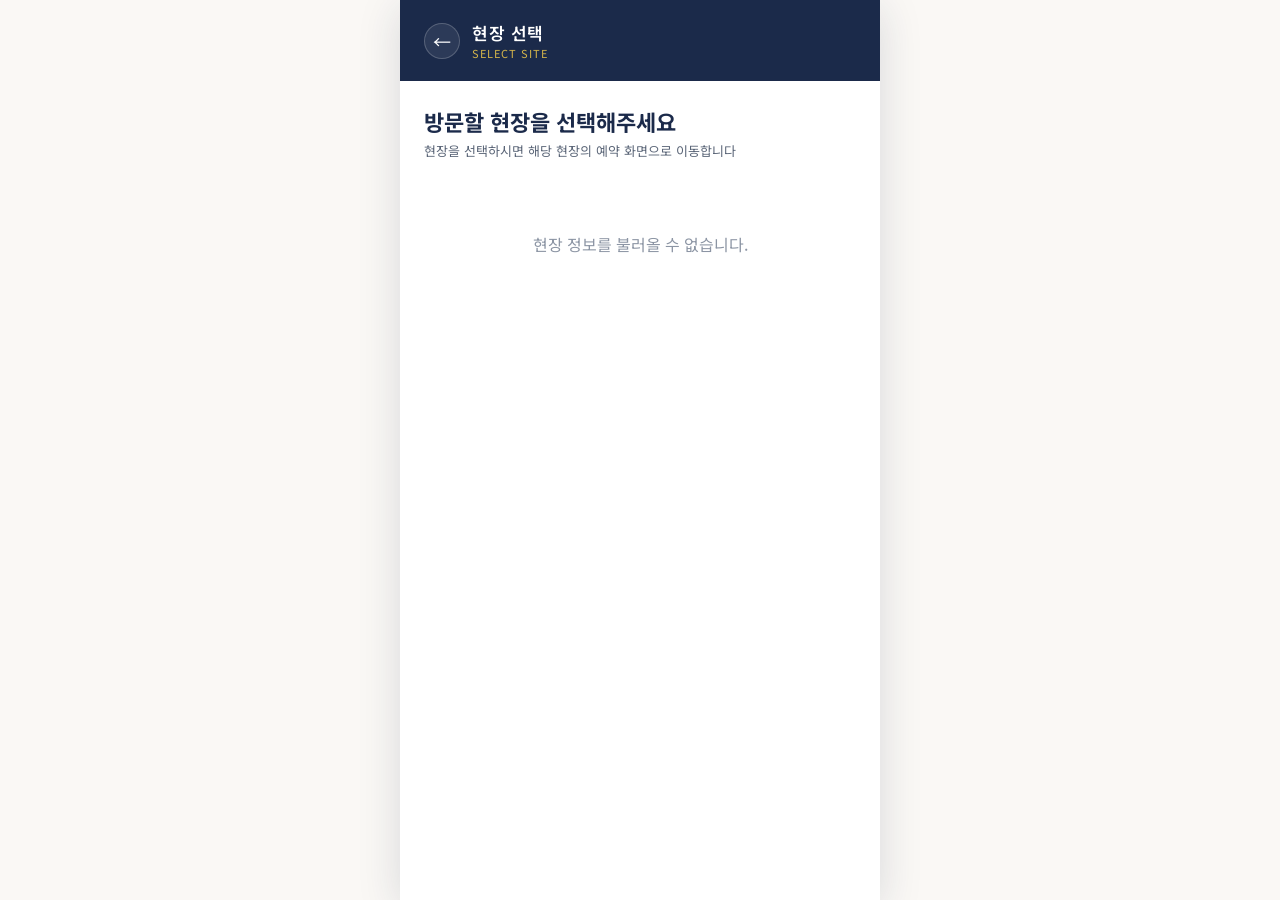
<file: sites.html>
<!DOCTYPE html>
<html lang="ko">
<head>
  <meta charset="UTF-8">
  <meta name="viewport" content="width=device-width, initial-scale=1.0">
  <title>현장 선택 - 대광로제비앙</title>
  <link rel="stylesheet" href="style.css">
  <script src="config.js"></script>
  <style>
    .site-card {
      display: flex; align-items: center; gap: 20px;
      padding: 22px 24px; background: var(--white);
      border: 1px solid var(--border); border-radius: 4px;
      cursor: pointer; transition: var(--transition);
    }
    .site-card:hover { border-color: var(--gold); box-shadow: 0 4px 20px rgba(184,148,31,0.12); transform: translateY(-2px); }
    .site-card:hover .site-num { background: var(--gold-gradient); color: #fff; }
    .site-card:hover .site-arrow { color: var(--gold); transform: translateX(4px); }
    .site-name { font-size: 16px; font-weight: 600; color: var(--text-primary); margin-bottom: 2px; letter-spacing: 0.5px; }
    .site-desc { font-size: 12px; color: var(--text-light); letter-spacing: 0.5px; }
    .site-arrow { font-size: 16px; color: var(--border); transition: var(--transition); font-weight: 300; }
  </style>
</head>
<body>
  <div class="app-container">
    <div class="header">
      <div class="header-back" onclick="goTo('index')">←</div>
      <div>
        <div class="header-title">현장 선택</div>
        <div class="header-subtitle">SELECT SITE</div>
      </div>
    </div>

    <div class="page-content fade-in-up">
      <h2 class="page-title">방문할 현장을 선택해주세요</h2>
      <p class="page-subtitle">현장을 선택하시면 해당 현장의 예약 화면으로 이동합니다</p>

      <div class="loading show" id="loadingSection">
        <div class="spinner"></div>
        <div class="loading-text">현장 정보를 불러오고 있습니다...</div>
      </div>

      <div class="site-list" id="siteList"></div>
    </div>
  </div>

  <script>
    function goTo(page, params) {
      if (!page) return;
      var url = (page === 'index' ? 'index.html' : page + '.html');
      if (params) url += '?' + params;
      window.location.href = url;
    }

    function escapeHtml(text) {
      var div = document.createElement('div');
      div.textContent = text || '';
      return div.innerHTML;
    }

    document.addEventListener('DOMContentLoaded', function() {
      fetch(API_URL + '?action=getConfig')
        .then(function(res) { return res.json(); })
        .then(function(config) {
          document.getElementById('loadingSection').classList.remove('show');
          var container = document.getElementById('siteList');
          container.innerHTML = '';
          config.sites.forEach(function(site, index) {
            var num = String(index + 1).padStart(2, '0');
            var card = document.createElement('div');
            card.className = 'site-card';
            card.onclick = function() { goTo('reservation', 'site=' + encodeURIComponent(site)); };
            card.innerHTML =
              '<div class="site-num">' + num + '</div>' +
              '<div class="site-info">' +
                '<div class="site-name">' + escapeHtml(site) + '</div>' +
                '<div class="site-desc">방문예약 신청하기</div>' +
              '</div>' +
              '<span class="site-arrow">→</span>';
            container.appendChild(card);
          });
        })
        .catch(function() {
          document.getElementById('loadingSection').classList.remove('show');
          document.getElementById('siteList').innerHTML =
            '<div style="text-align:center;padding:40px;color:var(--text-light);">현장 정보를 불러올 수 없습니다.</div>';
        });
    });
  </script>
</body>
</html>
</file>
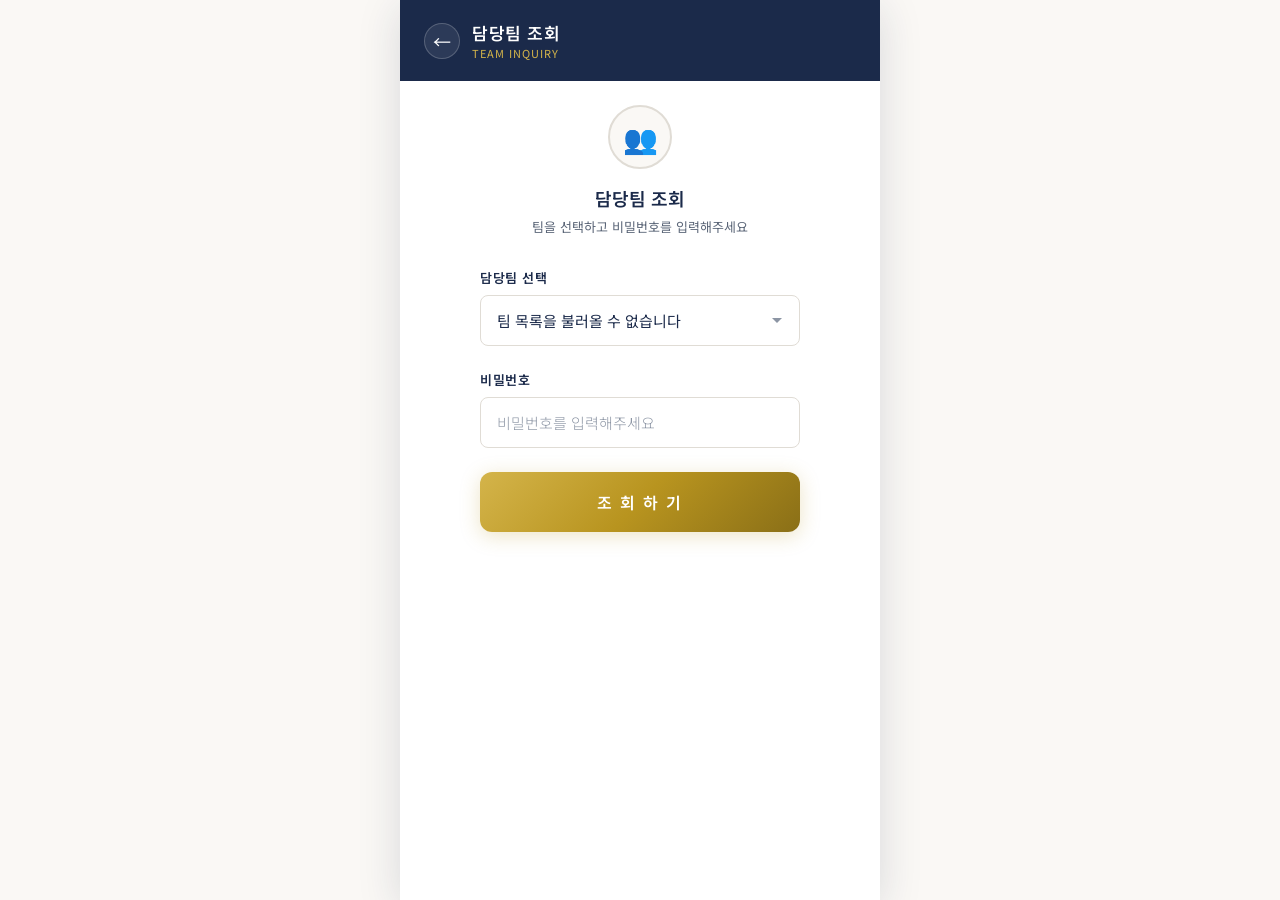
<file: team.html>
<!DOCTYPE html>
<html lang="ko">
<head>
  <meta charset="UTF-8">
  <meta name="viewport" content="width=device-width, initial-scale=1.0">
  <title>담당팀 조회 - 대광로제비앙</title>
  <link rel="stylesheet" href="style.css">
  <script src="config.js"></script>
  <style>
    .team-name-badge {
      display: inline-block; padding: 4px 14px;
      background: var(--gold-gradient); color: #fff;
      border-radius: 20px; font-size: 13px; font-weight: 700;
      letter-spacing: 1px; margin-left: 8px; vertical-align: middle;
    }
    .filter-tabs {
      display: flex; gap: 8px; margin-bottom: 20px; flex-wrap: wrap;
    }
    .filter-tab {
      padding: 8px 18px; border-radius: 20px;
      font-size: 13px; font-weight: 600; cursor: pointer;
      border: 1.5px solid var(--border); background: var(--white);
      color: var(--text-secondary); transition: var(--transition);
    }
    .filter-tab.active { background: var(--navy); color: #fff; border-color: var(--navy); }
    .today-section {
      background: rgba(184,148,31,0.06); border: 1px solid rgba(184,148,31,0.2);
      border-radius: var(--radius-md); padding: 16px 20px; margin-bottom: 20px;
    }
    .today-section-title {
      font-size: 13px; font-weight: 700; color: var(--gold-dark);
      margin-bottom: 10px; letter-spacing: 0.5px;
    }
    .today-item {
      display: flex; align-items: center; gap: 10px;
      padding: 8px 0; border-bottom: 1px solid rgba(184,148,31,0.15);
      font-size: 14px;
    }
    .today-item:last-child { border-bottom: none; }
    .today-time { font-weight: 700; color: var(--navy); min-width: 50px; }
    .today-name { font-weight: 600; flex: 1; }
    .today-phone { font-size: 13px; color: var(--text-secondary); }
    .logout-btn {
      padding: 6px 14px; background: transparent;
      color: rgba(255,255,255,0.5); border: 1px solid rgba(255,255,255,0.2);
      border-radius: 6px; font-size: 12px; cursor: pointer;
      transition: var(--transition); margin-left: auto;
    }
    .logout-btn:hover { color: #fff; border-color: rgba(255,255,255,0.5); }
  </style>
</head>
<body>
  <div class="app-container">
    <div class="header" id="pageHeader">
      <div class="header-back" onclick="goTo('index')">←</div>
      <div style="flex:1;">
        <div class="header-title" id="headerTitle">담당팀 조회</div>
        <div class="header-subtitle">TEAM INQUIRY</div>
      </div>
      <button class="logout-btn" id="logoutBtn" style="display:none;" onclick="logout()">로그아웃</button>
    </div>

    <!-- 비밀번호 화면 -->
    <div class="page-content fade-in-up" id="passwordSection" style="display:flex;flex-direction:column;align-items:center;justify-content:center;min-height:60vh;">
      <div style="text-align:center;margin-bottom:32px;">
        <div style="width:64px;height:64px;background:var(--cream);border-radius:50%;display:flex;align-items:center;justify-content:center;font-size:28px;margin:0 auto 16px;border:2px solid var(--border);">👥</div>
        <h2 style="font-size:18px;font-weight:600;color:var(--text-primary);margin-bottom:6px;">담당팀 조회</h2>
        <p style="font-size:13px;color:var(--text-secondary);">팀을 선택하고 비밀번호를 입력해주세요</p>
      </div>

      <div style="width:100%;max-width:320px;">
        <div class="form-group">
          <label class="form-label">담당팀 선택</label>
          <select class="form-select" id="teamSelect">
            <option value="">팀을 선택해주세요</option>
          </select>
        </div>
        <div class="form-group">
          <label class="form-label">비밀번호</label>
          <input type="password" class="form-input" id="teamPassword" placeholder="비밀번호를 입력해주세요"
                 maxlength="20" onkeypress="if(event.key==='Enter') doLogin()">
          <div class="form-error" id="passwordError" style="display:none;">팀 또는 비밀번호가 올바르지 않습니다</div>
        </div>
        <button class="btn btn-primary" onclick="doLogin()">조 회 하 기</button>
      </div>
    </div>

    <!-- 대시보드 -->
    <div class="page-content" id="dashboardSection" style="display:none;">

      <!-- 통계 -->
      <div class="stats-row fade-in-up">
        <div class="stat-card">
          <div class="stat-value" id="statTotal">0</div>
          <div>전체 예약</div>
        </div>
        <div class="stat-card">
          <div class="stat-value" id="statActive" style="color:var(--gold);">0</div>
          <div>활성 예약</div>
        </div>
        <div class="stat-card">
          <div class="stat-value" id="statToday" style="color:var(--success);">0</div>
          <div>오늘 방문</div>
        </div>
      </div>

      <!-- 오늘 방문 요약 -->
      <div class="today-section" id="todaySection" style="display:none;">
        <div class="today-section-title">📅 오늘 방문 예정</div>
        <div id="todayList"></div>
      </div>

      <!-- 필터 탭 -->
      <div class="filter-tabs">
        <button class="filter-tab active" onclick="setFilter('all', this)">전체</button>
        <button class="filter-tab" onclick="setFilter('예약', this)">예약중</button>
        <button class="filter-tab" onclick="setFilter('만료', this)">만료</button>
        <button class="filter-tab" onclick="setFilter('취소', this)">취소</button>
      </div>

      <!-- 로딩 -->
      <div class="loading" id="loadingSection">
        <div class="spinner"></div>
        <div class="loading-text">데이터를 불러오고 있습니다...</div>
      </div>

      <!-- 예약 목록 -->
      <div id="reservationList"></div>

      <div class="empty-state" id="emptyState" style="display:none;">
        <div class="empty-state-icon">📋</div>
        <p class="empty-state-text">해당 조건의 예약이 없습니다.</p>
      </div>

      <!-- 새로고침 -->
      <div style="text-align:center;margin-top:16px;">
        <button class="btn btn-outline btn-sm" style="max-width:200px;margin:0 auto;" onclick="loadData()">🔄 새로고침</button>
      </div>
    </div>
  </div>

  <div class="toast" id="toast"></div>

  <script>
    var currentTeam = '';
    var currentPassword = '';
    var allData = [];
    var currentFilter = 'all';

    function goTo(page, params) {
      if (!page) return;
      var url = (page === 'index' ? 'index.html' : page + '.html');
      if (params) url += '?' + params;
      window.location.href = url;
    }

    document.addEventListener('DOMContentLoaded', function() {
      fetch(API_URL + '?action=getAllTeams')
        .then(function(res) { return res.json(); })
        .then(function(r) {
          var sel = document.getElementById('teamSelect');
          (r.teams || []).forEach(function(t) {
            var o = document.createElement('option');
            o.value = t; o.textContent = t;
            sel.appendChild(o);
          });
        })
        .catch(function() {
          document.getElementById('teamSelect').innerHTML =
            '<option value="">팀 목록을 불러올 수 없습니다</option>';
        });
    });

    function doLogin() {
      var team = document.getElementById('teamSelect').value;
      var pw = document.getElementById('teamPassword').value;
      if (!team) { showToast('팀을 선택해주세요', 'error'); return; }
      if (!pw) { showToast('비밀번호를 입력해주세요', 'error'); return; }

      currentTeam = team;
      currentPassword = pw;

      fetch(API_URL + '?action=getTeamReservations&team=' + encodeURIComponent(team) + '&password=' + encodeURIComponent(pw))
        .then(function(res) { return res.json(); })
        .then(function(r) {
          if (r.success) {
            document.getElementById('passwordError').style.display = 'none';
            document.getElementById('passwordSection').style.display = 'none';
            document.getElementById('dashboardSection').style.display = 'block';
            document.getElementById('headerTitle').textContent = team;
            document.getElementById('logoutBtn').style.display = 'block';
            allData = r.data;
            renderDashboard();
          } else {
            document.getElementById('passwordError').style.display = 'block';
            document.getElementById('teamPassword').value = '';
          }
        })
        .catch(function() { showToast('오류가 발생했습니다.', 'error'); });
    }

    function loadData() {
      document.getElementById('loadingSection').classList.add('show');
      fetch(API_URL + '?action=getTeamReservations&team=' + encodeURIComponent(currentTeam) + '&password=' + encodeURIComponent(currentPassword))
        .then(function(res) { return res.json(); })
        .then(function(r) {
          document.getElementById('loadingSection').classList.remove('show');
          if (r.success) { allData = r.data; renderDashboard(); }
          else showToast(r.message, 'error');
        })
        .catch(function() {
          document.getElementById('loadingSection').classList.remove('show');
          showToast('새로고침 오류', 'error');
        });
    }

    function setFilter(f, btn) {
      currentFilter = f;
      document.querySelectorAll('.filter-tab').forEach(function(b) { b.classList.remove('active'); });
      btn.classList.add('active');
      renderList();
    }

    function renderDashboard() {
      var today = formatDate(new Date());
      var total = allData.length;
      var active = allData.filter(function(d) { return d.status === '예약'; }).length;
      var todayItems = allData.filter(function(d) { return d.visitDate === today && d.status === '예약'; });

      document.getElementById('statTotal').textContent = total;
      document.getElementById('statActive').textContent = active;
      document.getElementById('statToday').textContent = todayItems.length;

      // 오늘 방문 요약
      var todaySection = document.getElementById('todaySection');
      var todayList = document.getElementById('todayList');
      if (todayItems.length > 0) {
        todayList.innerHTML = '';
        todayItems.sort(function(a, b) { return a.visitTime < b.visitTime ? -1 : 1; });
        todayItems.forEach(function(item) {
          var div = document.createElement('div');
          div.className = 'today-item';
          div.innerHTML =
            '<span class="today-time">' + esc(item.visitTime) + '</span>' +
            '<span class="today-name">' + esc(item.name) + '</span>' +
            '<span class="today-phone">' + esc(item.phone) + '</span>';
          todayList.appendChild(div);
        });
        todaySection.style.display = 'block';
      } else {
        todaySection.style.display = 'none';
      }

      renderList();
    }

    function renderList() {
      var filtered = allData;
      if (currentFilter !== 'all') {
        filtered = allData.filter(function(d) { return d.status === currentFilter; });
      }

      var container = document.getElementById('reservationList');
      var empty = document.getElementById('emptyState');
      container.innerHTML = '';

      if (filtered.length === 0) {
        empty.style.display = 'block';
        return;
      }
      empty.style.display = 'none';

      filtered.forEach(function(item) {
        var card = document.createElement('div');
        card.className = 'card fade-in-up';
        var cp = item.consentPrivacy === '동의' ? '<span style="color:#2E7D32;font-weight:600;">동의</span>' : '<span style="color:#E53935;">미동의</span>';
        var cv = item.consentVisit === '동의' ? '<span style="color:#2E7D32;font-weight:600;">동의</span>' : '<span style="color:#E53935;">미동의</span>';
        card.innerHTML =
          '<div class="card-header">' +
            '<span class="card-title" style="font-size:13px;">' + esc(item.reservationId) + '</span>' +
            '<div style="text-align:right;">' +
              '<span class="card-badge ' + getBadge(item.status) + '">' + esc(item.status) + '</span>' +
              '<div style="font-size:11px;color:var(--text-light);margin-top:4px;">개인정보 ' + cp + ' · 방문판매법 ' + cv + '</div>' +
            '</div>' +
          '</div>' +
          '<div class="card-row"><span class="card-row-label">현장</span><span class="card-row-value">' + esc(item.site) + '</span></div>' +
          '<div class="card-row"><span class="card-row-label">성명</span><span class="card-row-value" style="font-weight:700;">' + esc(item.name) + '</span></div>' +
          '<div class="card-row"><span class="card-row-label">휴대폰</span><span class="card-row-value">' +
            '<a href="tel:' + esc(item.phone) + '" style="color:var(--navy);text-decoration:none;">' + esc(item.phone) + '</a>' +
          '</span></div>' +
          '<div class="card-row"><span class="card-row-label">방문일</span><span class="card-row-value" style="color:var(--gold-dark);font-weight:600;">' + esc(item.visitDate) + '</span></div>' +
          '<div class="card-row"><span class="card-row-label">방문시간</span><span class="card-row-value">' + esc(item.visitTime) + '</span></div>' +
          '<div class="card-row"><span class="card-row-label">주소</span><span class="card-row-value" style="font-size:12px;color:var(--text-secondary);">' + esc(item.address) + '</span></div>' +
          '<div class="card-row"><span class="card-row-label">접수일시</span><span class="card-row-value" style="font-size:11px;color:var(--text-light);">' + esc(item.datetime) + '</span></div>';
        container.appendChild(card);
      });
    }

    function logout() {
      currentTeam = ''; currentPassword = ''; allData = [];
      document.getElementById('dashboardSection').style.display = 'none';
      document.getElementById('passwordSection').style.display = 'flex';
      document.getElementById('headerTitle').textContent = '담당팀 조회';
      document.getElementById('logoutBtn').style.display = 'none';
      document.getElementById('teamPassword').value = '';
      document.getElementById('passwordError').style.display = 'none';
    }

    function getBadge(s) {
      if (s === '예약') return 'badge-waiting';
      if (s === '취소') return 'status-cancelled';
      if (s === '만료') return 'status-expired';
      return 'badge-waiting';
    }

    function formatDate(d) {
      return d.getFullYear() + '-' + String(d.getMonth()+1).padStart(2,'0') + '-' + String(d.getDate()).padStart(2,'0');
    }

    function esc(t) { var d = document.createElement('div'); d.textContent = t || ''; return d.innerHTML; }

    function showToast(m, t) {
      var el = document.getElementById('toast');
      el.textContent = m; el.className = 'toast ' + (t || '');
      el.classList.add('show');
      setTimeout(function() { el.classList.remove('show'); }, 3000);
    }
  </script>
</body>
</html>
</file>
<file: style.css>
@import url('https://fonts.googleapis.com/css2?family=Noto+Sans+KR:wght@300;400;500;600;700&display=swap');

:root {
  --gold: #B8941F;
  --gold-light: #D4B44A;
  --gold-dark: #8A6F17;
  --gold-gradient: linear-gradient(135deg, #D4B44A 0%, #B8941F 50%, #8A6F17 100%);
  --navy: #1B2A4A;
  --navy-light: #2C3E5E;
  --navy-dark: #0F1B33;
  --cream: #FAF8F5;
  --cream-dark: #F0EDE8;
  --white: #FFFFFF;
  --text-primary: #1B2A4A;
  --text-secondary: #5A6577;
  --text-light: #8C95A4;
  --border: #E0DCD5;
  --border-light: #EBE8E3;
  --success: #2E7D5B;
  --error: #C0392B;
  --warning: #D4A017;
  --shadow-sm: 0 2px 8px rgba(27, 42, 74, 0.06);
  --shadow-md: 0 4px 20px rgba(27, 42, 74, 0.1);
  --shadow-lg: 0 8px 40px rgba(27, 42, 74, 0.15);
  --shadow-gold: 0 4px 20px rgba(184, 148, 31, 0.25);
  --radius-sm: 8px;
  --radius-md: 12px;
  --radius-lg: 20px;
  --transition: all 0.3s cubic-bezier(0.4, 0, 0.2, 1);
}

* { margin: 0; padding: 0; box-sizing: border-box; }

html, body {
  font-family: 'Noto Sans KR', sans-serif;
  background: var(--cream);
  color: var(--text-primary);
  min-height: 100vh;
  -webkit-font-smoothing: antialiased;
  -moz-osx-font-smoothing: grayscale;
}

.app-container {
  max-width: 480px;
  margin: 0 auto;
  min-height: 100vh;
  background: var(--white);
  box-shadow: var(--shadow-lg);
  position: relative;
  overflow-x: hidden;
}

.page-content { padding: 24px; padding-bottom: 100px; }

.header {
  background: var(--navy);
  padding: 20px 24px;
  display: flex;
  align-items: center;
  gap: 12px;
  position: sticky;
  top: 0;
  z-index: 100;
}

.header-back {
  width: 36px; height: 36px;
  border-radius: 50%;
  border: 1px solid rgba(255,255,255,0.2);
  background: rgba(255,255,255,0.08);
  color: var(--white);
  display: flex; align-items: center; justify-content: center;
  cursor: pointer;
  transition: var(--transition);
  text-decoration: none;
  font-size: 18px;
}
.header-back:hover { background: rgba(255,255,255,0.15); border-color: rgba(255,255,255,0.4); }

.header-title { color: var(--white); font-size: 17px; font-weight: 600; letter-spacing: 0.5px; }
.header-subtitle { color: var(--gold-light); font-size: 11px; font-weight: 400; letter-spacing: 1px; text-transform: uppercase; }

.hero {
  background: var(--navy);
  min-height: 100vh;
  display: flex;
  flex-direction: column;
  align-items: center;
  justify-content: center;
  position: relative;
  overflow: hidden;
}
.hero::before {
  content: '';
  position: absolute;
  top: -50%; left: -50%;
  width: 200%; height: 200%;
  background: radial-gradient(ellipse at 30% 50%, rgba(184, 148, 31, 0.08) 0%, transparent 50%),
              radial-gradient(ellipse at 70% 50%, rgba(184, 148, 31, 0.05) 0%, transparent 50%);
  animation: heroGlow 8s ease-in-out infinite alternate;
}
@keyframes heroGlow {
  0% { transform: translate(0, 0) scale(1); }
  100% { transform: translate(-2%, 1%) scale(1.05); }
}

.hero-content { text-align: center; position: relative; z-index: 10; padding: 40px; }
.hero-logo { margin-bottom: 16px; }
.hero-logo .crown {
  font-size: 40px; display: block; margin-bottom: 8px;
  filter: drop-shadow(0 2px 8px rgba(184, 148, 31, 0.3));
  animation: crownFloat 3s ease-in-out infinite;
}
@keyframes crownFloat {
  0%, 100% { transform: translateY(0); }
  50% { transform: translateY(-6px); }
}
.hero-logo .crest {
  width: 80px; height: 80px;
  background: var(--gold-gradient);
  border-radius: 50%;
  display: flex; align-items: center; justify-content: center;
  margin: 0 auto 20px;
  box-shadow: var(--shadow-gold), 0 0 0 4px rgba(184, 148, 31, 0.15);
  font-size: 28px; font-weight: 700;
  color: var(--white); letter-spacing: -1px;
}
.hero-brand { font-size: 36px; font-weight: 700; color: var(--gold-light); letter-spacing: 8px; margin-bottom: 8px; text-shadow: 0 2px 20px rgba(184, 148, 31, 0.3); }
.hero-sub-brand { font-size: 13px; color: rgba(255,255,255,0.5); letter-spacing: 4px; font-weight: 300; margin-bottom: 60px; }
.hero-divider { width: 60px; height: 1px; background: var(--gold-gradient); margin: 0 auto 40px; position: relative; }
.hero-divider::after {
  content: '◆';
  position: absolute; top: 50%; left: 50%;
  transform: translate(-50%, -50%);
  font-size: 8px; color: var(--gold);
  background: var(--navy); padding: 0 12px;
}

.btn {
  display: block; width: 100%;
  padding: 18px 24px;
  border: none; border-radius: var(--radius-md);
  font-family: 'Noto Sans KR', sans-serif;
  font-size: 16px; font-weight: 600;
  cursor: pointer; transition: var(--transition);
  text-decoration: none; text-align: center;
  letter-spacing: 2px;
  position: relative; overflow: hidden;
}
.btn-primary { background: var(--gold-gradient); color: var(--white); box-shadow: var(--shadow-gold); }
.btn-primary:hover { transform: translateY(-2px); box-shadow: 0 8px 30px rgba(184, 148, 31, 0.4); }
.btn-primary:active { transform: translateY(0); }
.btn-primary::after {
  content: ''; position: absolute;
  top: 0; left: -100%;
  width: 100%; height: 100%;
  background: linear-gradient(90deg, transparent, rgba(255,255,255,0.2), transparent);
  transition: 0.6s;
}
.btn-primary:hover::after { left: 100%; }
.btn-secondary { background: transparent; color: rgba(255,255,255,0.7); border: 1px solid rgba(255,255,255,0.2); }
.btn-secondary:hover { background: rgba(255,255,255,0.08); color: var(--white); border-color: rgba(255,255,255,0.4); }
.btn-outline { background: transparent; color: var(--gold); border: 1.5px solid var(--gold); }
.btn-outline:hover { background: var(--gold); color: var(--white); }
.btn-ghost { background: transparent; color: rgba(255,255,255,0.4); font-size: 13px; font-weight: 400; letter-spacing: 1px; padding: 12px; }
.btn-ghost:hover { color: rgba(255,255,255,0.7); }
.btn-navy { background: var(--navy); color: var(--white); box-shadow: var(--shadow-md); }
.btn-navy:hover { background: var(--navy-light); transform: translateY(-2px); }
.btn-group { display: flex; flex-direction: column; gap: 14px; width: 100%; max-width: 320px; margin: 0 auto; }
.btn-sm { padding: 12px 20px; font-size: 14px; letter-spacing: 1px; }
.btn:disabled { opacity: 0.5; cursor: not-allowed; transform: none !important; }

.form-group { margin-bottom: 24px; }
.form-label { display: block; font-size: 13px; font-weight: 600; color: var(--text-primary); margin-bottom: 8px; letter-spacing: 0.5px; }
.form-label .required { color: var(--gold); margin-left: 2px; }
.form-input, .form-select {
  width: 100%; padding: 14px 16px;
  border: 1.5px solid var(--border);
  border-radius: var(--radius-sm);
  font-family: 'Noto Sans KR', sans-serif;
  font-size: 15px; color: var(--text-primary);
  background: var(--white);
  transition: var(--transition);
  outline: none;
  -webkit-appearance: none; -moz-appearance: none; appearance: none;
}
.form-input:focus, .form-select:focus { border-color: var(--gold); box-shadow: 0 0 0 3px rgba(184, 148, 31, 0.1); }
.form-input::placeholder { color: var(--text-light); font-weight: 300; }
.form-select {
  background-image: url("data:image/svg+xml,%3Csvg xmlns='http://www.w3.org/2000/svg' width='12' height='12' viewBox='0 0 12 12'%3E%3Cpath d='M6 8L1 3h10z' fill='%238C95A4'/%3E%3C/svg%3E");
  background-repeat: no-repeat;
  background-position: right 16px center;
  padding-right: 40px; cursor: pointer;
}
.form-hint { font-size: 12px; color: var(--text-light); margin-top: 6px; }
.form-error { font-size: 12px; color: var(--error); margin-top: 6px; display: none; }
.form-group.error .form-input, .form-group.error .form-select { border-color: var(--error); }
.form-group.error .form-error { display: block; }

.section-divider-gold { height: 2px; background: var(--gold-gradient); margin: 24px 0; }

.card {
  background: var(--white);
  border: 1px solid var(--border-light);
  border-radius: var(--radius-md);
  padding: 24px; margin-bottom: 16px;
  box-shadow: var(--shadow-sm);
  transition: var(--transition);
}
.card:hover { box-shadow: var(--shadow-md); }
.card-header { display: flex; justify-content: space-between; align-items: center; margin-bottom: 16px; padding-bottom: 12px; border-bottom: 1px solid var(--border-light); }
.card-title { font-size: 15px; font-weight: 600; color: var(--text-primary); }
.card-badge { padding: 4px 12px; border-radius: 20px; font-size: 11px; font-weight: 600; letter-spacing: 0.5px; }
.badge-waiting { background: #FFF3E0; color: #E65100; }
.badge-confirmed { background: #E8F5E9; color: #2E7D32; }
.badge-completed { background: #E3F2FD; color: #1565C0; }
.badge-cancelled { background: #FFEAEA; color: #C0392B; }
.status-expired { background: #ECEFF1; color: #78909C; }
.status-cancelled { background: #FFEBEE; color: #C62828; }
.card-row { display: flex; justify-content: space-between; align-items: center; padding: 8px 0; font-size: 14px; }
.card-row-label { color: var(--text-secondary); font-weight: 400; }
.card-row-value { color: var(--text-primary); font-weight: 500; }

.site-list { display: flex; flex-direction: column; gap: 16px; margin-top: 8px; }
.site-card {
  display: flex; align-items: center; gap: 16px;
  padding: 20px 24px;
  background: var(--white);
  border: 1.5px solid var(--border);
  border-radius: var(--radius-md);
  cursor: pointer; transition: var(--transition);
  text-decoration: none; color: var(--text-primary);
}
.site-card:hover { border-color: var(--gold); box-shadow: var(--shadow-md); transform: translateY(-2px); }
.site-card:hover .site-icon { background: var(--gold-gradient); color: var(--white); }
.site-icon { width: 48px; height: 48px; border-radius: 12px; background: var(--cream); display: flex; align-items: center; justify-content: center; font-size: 20px; flex-shrink: 0; transition: var(--transition); border: 1px solid var(--border-light); }
.site-info { flex: 1; }
.site-name { font-size: 17px; font-weight: 600; margin-bottom: 2px; }
.site-desc { font-size: 12px; color: var(--text-light); }
.site-arrow { font-size: 18px; color: var(--text-light); transition: var(--transition); }
.site-card:hover .site-arrow { color: var(--gold); transform: translateX(4px); }

.result-screen { text-align: center; padding: 60px 24px; display: none; }
.result-screen.show { display: block; animation: fadeInUp 0.5s ease; }
.result-icon { width: 80px; height: 80px; border-radius: 50%; display: flex; align-items: center; justify-content: center; margin: 0 auto 24px; font-size: 36px; }
.result-icon.success { background: linear-gradient(135deg, #E8F5E9, #C8E6C9); color: var(--success); }
.result-title { font-size: 22px; font-weight: 700; color: var(--text-primary); margin-bottom: 8px; }
.result-subtitle { font-size: 14px; color: var(--text-secondary); margin-bottom: 32px; line-height: 1.6; }
.result-id { display: inline-block; padding: 12px 24px; background: var(--cream); border-radius: var(--radius-sm); font-size: 18px; font-weight: 700; color: var(--navy); letter-spacing: 1px; margin-bottom: 40px; border: 1px solid var(--border); }

.stats-row { display: flex; gap: 12px; margin-bottom: 24px; }
.stat-card { background: var(--white); border: 1px solid var(--border-light); border-radius: var(--radius-md); padding: 20px 16px; text-align: center; font-size: 13px; color: var(--text-secondary); box-shadow: 0 2px 8px rgba(27,42,74,0.06); flex: 1; }
.stat-value { font-size: 32px; font-weight: 700; color: var(--navy); margin-bottom: 4px; }

.schedule-table { width: 100%; border-collapse: collapse; margin-top: 12px; }
.schedule-table th, .schedule-table td { padding: 12px 16px; text-align: left; font-size: 14px; border-bottom: 1px solid var(--border-light); }
.schedule-table th { font-size: 12px; font-weight: 600; color: var(--text-light); text-transform: uppercase; }
.schedule-count { display: inline-flex; align-items: center; justify-content: center; min-width: 28px; height: 28px; padding: 0 8px; border-radius: 14px; font-weight: 700; font-size: 14px; }
.count-zero { background: var(--cream); color: var(--text-light); }
.count-normal { background: #E8F5E9; color: #2E7D32; }
.count-busy { background: #FFF3E0; color: #E65100; }
.count-full { background: #FFEBEE; color: #C62828; }

.admin-table-wrap { overflow-x: auto; margin: 0 -24px; padding: 0 24px; }
.admin-table { width: 100%; min-width: 700px; border-collapse: collapse; font-size: 13px; }
.admin-table th { background: var(--navy); color: var(--white); padding: 12px 16px; text-align: left; font-weight: 500; letter-spacing: 0.5px; white-space: nowrap; }
.admin-table th:first-child { border-radius: 8px 0 0 0; }
.admin-table th:last-child { border-radius: 0 8px 0 0; }
.admin-table td { padding: 12px 16px; border-bottom: 1px solid var(--border-light); white-space: nowrap; color: var(--text-primary); }
.admin-table tbody tr:hover { background: var(--cream); }

.page-title { font-size: 22px; font-weight: 700; color: var(--text-primary); margin-bottom: 4px; }
.page-subtitle { font-size: 13px; color: var(--text-secondary); margin-bottom: 32px; }

.filter-bar { display: flex; gap: 12px; margin-bottom: 20px; flex-wrap: wrap; }
.filter-bar .form-select, .filter-bar .form-input { flex: 1; min-width: 120px; padding: 10px 14px; font-size: 13px; }

.cancel-btn {
  display: inline-block; padding: 6px 14px;
  background: transparent; color: #E53935;
  border: 1px solid #E53935; border-radius: 6px;
  font-size: 12px; font-weight: 500;
  cursor: pointer; transition: var(--transition);
  margin-top: 12px;
}
.cancel-btn:hover { background: #E53935; color: #fff; }
.cancel-btn:disabled { opacity: 0.4; cursor: not-allowed; }

.loading { display: none; text-align: center; padding: 40px; }
.loading.show { display: block; }
.spinner { width: 40px; height: 40px; border: 3px solid var(--border); border-top-color: var(--gold); border-radius: 50%; animation: spin 0.8s linear infinite; margin: 0 auto 16px; }
@keyframes spin { to { transform: rotate(360deg); } }
.loading-text { font-size: 14px; color: var(--text-secondary); }

.fade-in-up { animation: fadeInUp 0.5s ease; }
@keyframes fadeInUp { from { opacity: 0; transform: translateY(20px); } to { opacity: 1; transform: translateY(0); } }

.password-screen { display: flex; flex-direction: column; align-items: center; justify-content: center; min-height: 60vh; padding: 40px 24px; text-align: center; }
.password-icon { width: 64px; height: 64px; background: var(--cream); border-radius: 50%; display: flex; align-items: center; justify-content: center; font-size: 28px; margin-bottom: 24px; border: 2px solid var(--border); }
.password-title { font-size: 18px; font-weight: 600; color: var(--text-primary); margin-bottom: 8px; }
.password-desc { font-size: 13px; color: var(--text-secondary); margin-bottom: 32px; }
.password-input-wrap { width: 100%; max-width: 280px; }
.password-input-wrap .form-input { text-align: center; font-size: 20px; letter-spacing: 8px; font-weight: 600; }
.password-error { font-size: 13px; color: var(--error); margin-top: 12px; display: none; }

.toast {
  position: fixed; bottom: 30px; left: 50%;
  transform: translateX(-50%) translateY(100px);
  background: var(--navy); color: var(--white);
  padding: 14px 28px; border-radius: var(--radius-sm);
  font-size: 14px; font-weight: 500;
  z-index: 9999; box-shadow: var(--shadow-lg);
  opacity: 0; transition: all 0.4s cubic-bezier(0.68, -0.55, 0.265, 1.55);
  white-space: nowrap;
}
.toast.show { transform: translateX(-50%) translateY(0); opacity: 1; }
.toast.error { background: var(--error); }
.toast.success { background: var(--success); }

.empty-state { text-align: center; padding: 60px 20px; color: var(--text-light); }
.empty-state-icon { font-size: 48px; margin-bottom: 16px; opacity: 0.5; }
.empty-state-text { font-size: 15px; color: var(--text-secondary); }

/* 현장 번호 배지 */
.site-num {
  width: 44px; height: 44px; border-radius: 50%;
  border: 2px solid var(--gold);
  display: flex; align-items: center; justify-content: center;
  font-size: 15px; font-weight: 700; color: var(--gold);
  flex-shrink: 0; transition: var(--transition);
  background: transparent;
}
.site-card:hover .site-num { background: var(--gold-gradient); color: #fff; border-color: transparent; }

/* 동의 박스 */
.consent-box {
  border: 1.5px solid var(--border);
  border-radius: var(--radius-md);
  padding: 18px 18px 16px;
  background: var(--cream);
  margin-bottom: 14px;
}
.consent-title {
  font-size: 13px; font-weight: 700; color: var(--text-primary);
  margin-bottom: 12px; letter-spacing: 0.3px;
  padding-bottom: 10px; border-bottom: 1px solid var(--border-light);
}
.consent-desc { font-size: 12px; color: var(--text-secondary); line-height: 1.7; }
.privacy-table { width: 100%; border-collapse: collapse; font-size: 11.5px; color: var(--text-secondary); }
.privacy-table th { background: #ECEAE6; color: var(--text-primary); font-weight: 600; padding: 7px 10px; text-align: left; border: 1px solid var(--border); white-space: nowrap; }
.privacy-table td { padding: 7px 10px; border: 1px solid var(--border); line-height: 1.5; background: var(--white); }
/* 동의 라디오 pill 버튼 */
.consent-radio-row { display: flex; justify-content: center; gap: 12px; margin-top: 16px; }
.consent-radio-label { cursor: pointer; user-select: none; }
.consent-radio-label input[type="radio"] { display: none; }
.radio-pill {
  display: block;
  padding: 10px 32px;
  border-radius: 30px;
  font-size: 13px; font-weight: 600;
  border: 2px solid var(--border);
  color: var(--text-light);
  background: var(--white);
  transition: var(--transition);
  text-align: center;
  letter-spacing: 0.5px;
}
.consent-radio-label input[type="radio"]:checked + .radio-pill.agree-pill {
  background: #E8F5E9; color: #2E7D5B; border-color: #2E7D5B;
}
.consent-radio-label input[type="radio"]:checked + .radio-pill.disagree-pill {
  background: #FFEBEE; color: var(--error); border-color: var(--error);
}
.radio-pill:hover { border-color: var(--text-light); color: var(--text-secondary); }
.consent-error { font-size: 12px; color: var(--error); margin-top: 10px; text-align: center; display: none; }
.consent-error.show { display: block; }

.schedule-date { font-weight: 600; color: var(--text-primary); }
.schedule-day { font-size: 12px; color: var(--text-light); margin-left: 6px; }
.today-row { background: rgba(184,148,31,0.06); }
.today-badge { display: inline-block; padding: 2px 8px; background: var(--gold); color: #fff; border-radius: 4px; font-size: 10px; font-weight: 600; margin-left: 6px; vertical-align: middle; }
.detail-toggle { display: inline-block; padding: 6px 14px; background: var(--cream); color: var(--text-secondary); border: 1px solid var(--border); border-radius: 6px; font-size: 12px; cursor: pointer; transition: var(--transition); }
.detail-toggle:hover { background: var(--gold); color: #fff; border-color: var(--gold); }
</file>
